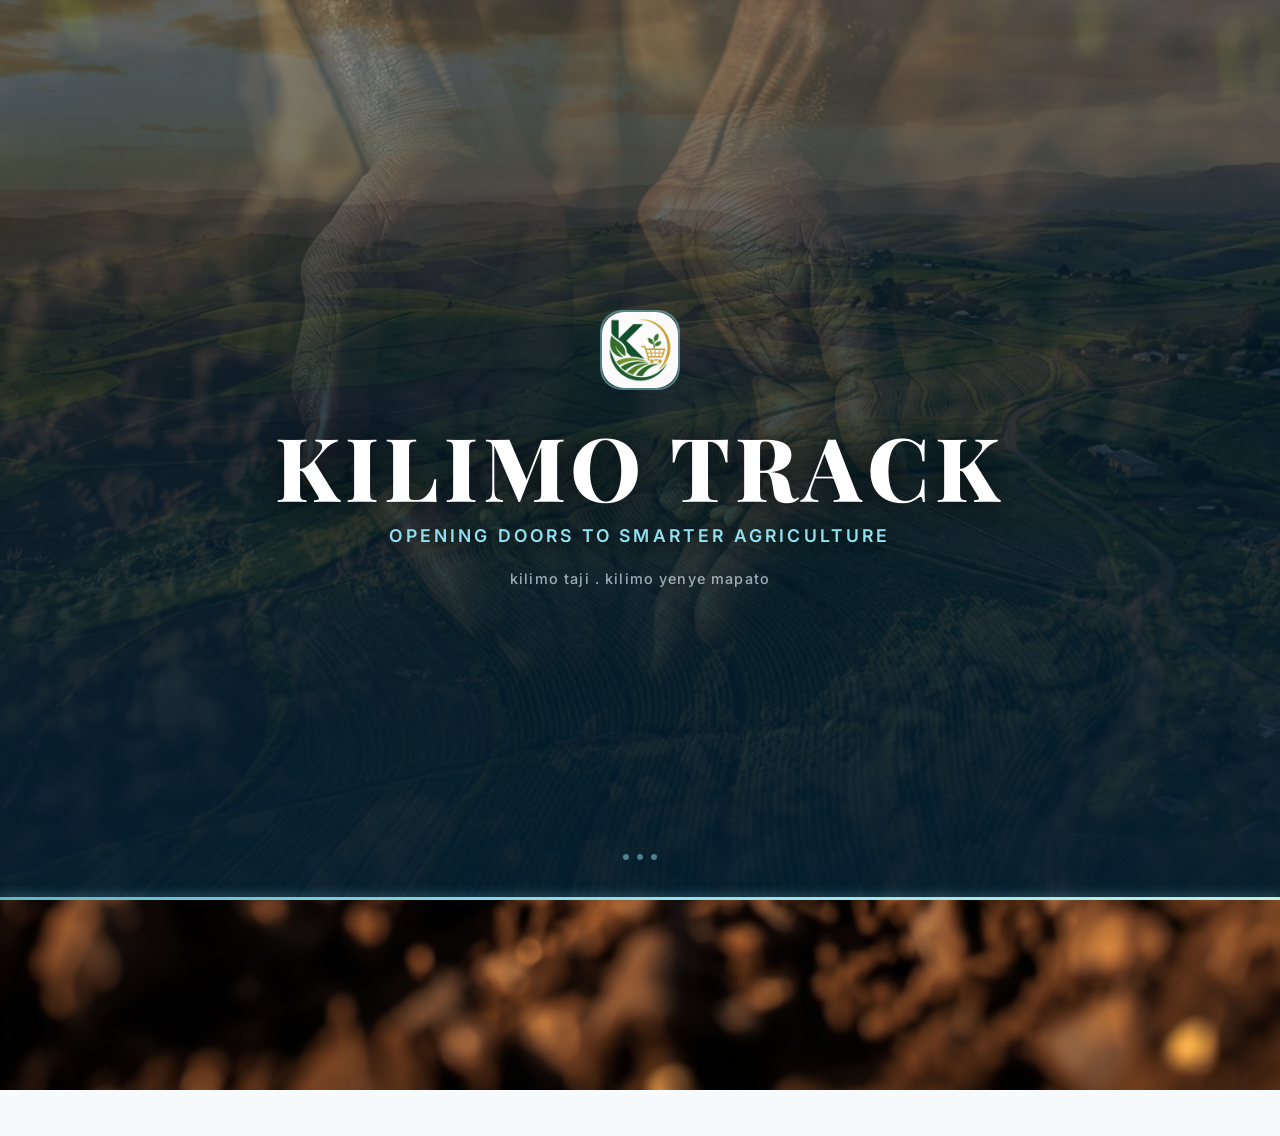
<file: public/index.html>
<!DOCTYPE html>
<html lang="en">
<head>
  <meta charset="UTF-8" />
  <meta name="viewport" content="width=device-width, initial-scale=1.0" />
  <title>KilimoTrack — Smart Farming for Kenya</title>
  <meta name="description" content="KilimoTrack — Opening Doors to Smarter Agriculture. Track your farm seasons, soil health, pest outbreaks and connect with the agricultural marketplace."/>
  <link href="https://fonts.googleapis.com/css2?family=Playfair+Display:ital,wght@0,700;0,800;1,700;1,800&family=Inter:wght@400;500;600;700&display=swap" rel="stylesheet">
  <link rel="stylesheet" href="styles.css">
  <link rel="icon" type="image/x-icon" href="favicon.ico">
  <link rel="icon" type="image/png" sizes="16x16" href="favicon-16x16.png">
  <link rel="icon" type="image/png" sizes="32x32" href="favicon-32x32.png">
  <link rel="apple-touch-icon" sizes="180x180" href="apple-touch-icon.png">
  <link rel="manifest" href="site.webmanifest">
  <meta name="theme-color" content="#1f5c2e">

  <style>
    #kt-splash {
      position: fixed;
      inset: 0;
      z-index: 9999;
      display: flex;
      flex-direction: column;
      align-items: center;
      justify-content: center;
      background: transparent;
      overflow: hidden;
      opacity: 1;
      transition: opacity 0.8s ease;
    }
    #kt-splash.kt-fade-out { opacity: 0; pointer-events: none; }
    #kt-splash.kt-hidden { display: none; }

    #kt-splash::before {
      content: "";
      position: absolute;
      inset: 0;
      background-image: url("images/kilimo_bg.jpg");
      background-position: center;
      background-size: cover;
      background-repeat: no-repeat;
      opacity: 1;
      transition: opacity 1s ease;
      z-index: 0;
    }
    #kt-splash.kt-img-in::before { opacity: 0.55; }

    #kt-splash::after {
      content: "";
      position: absolute;
      inset: 0;
      background: linear-gradient(
        to bottom,
        rgba(4, 31, 50, 0.45) 0%,
        rgba(4, 31, 50, 0.72) 60%,
        rgba(4, 31, 50, 0.9)  100%
      );
      z-index: 1;
    }

    #kt-splash-content {
      position: relative;
      z-index: 2;
      text-align: center;
      padding: 2rem;
      display: flex;
      flex-direction: column;
      align-items: center;
      gap: 0;
    }

    .kt-splash-badge {
      width: 80px;
      height: 80px;
      border-radius: 22px;
      border: 2px solid rgba(144, 224, 239, 0.4);
      background: rgba(144, 224, 239, 0.12);
      display: flex;
      align-items: center;
      justify-content: center;
      font-size: 2rem;
      font-weight: 800;
      color: #90e0ef;
      letter-spacing: -1px;
      margin-bottom: 2rem;
      opacity: 0;
      transform: scale(0.8);
      transition: opacity 0.5s ease 0.2s, transform 0.5s ease 0.2s;
      backdrop-filter: blur(12px);
    }
    #kt-splash.kt-text-in .kt-splash-badge { opacity: 1; transform: scale(1); }

    .kt-splash-name {
      font-family: 'Playfair Display', serif;
      font-size: clamp(2.8rem, 8vw, 5.5rem);
      font-weight: 800;
      color: #ffffff;
      letter-spacing: 0.06em;
      line-height: 1;
      text-shadow: 0 4px 30px rgba(0, 0, 0, 0.7);
      opacity: 0;
      transform: translateY(24px);
      transition: opacity 0.6s ease 0.4s, transform 0.6s ease 0.4s;
      margin-bottom: 0.75rem;
    }
    #kt-splash.kt-text-in .kt-splash-name { opacity: 1; transform: translateY(0); }

    .kt-splash-vision {
      font-family: 'Inter', sans-serif;
      font-size: clamp(0.8rem, 2.2vw, 1.1rem);
      font-weight: 600;
      color: #90e0ef;
      letter-spacing: 0.18em;
      text-transform: uppercase;
      text-shadow: 0 2px 12px rgba(0, 0, 0, 0.6);
      opacity: 0;
      transform: translateY(18px);
      transition: opacity 0.6s ease 0.65s, transform 0.6s ease 0.65s;
      margin-bottom: 1rem;
    }
    #kt-splash.kt-text-in .kt-splash-vision { opacity: 1; transform: translateY(0); }

    .kt-splash-tagline {
      font-family: 'Inter', sans-serif;
      font-size: clamp(0.72rem, 1.8vw, 0.9rem);
      font-weight: 500;
      color: rgba(238, 248, 255, 0.65);
      letter-spacing: 0.08em;
      font-variant: normal;
      text-transform: none;
      white-space: nowrap;
      opacity: 0;
      transform: translateY(12px);
      transition: opacity 0.6s ease 0.85s, transform 0.6s ease 0.85s;
      margin-bottom: 0;
    }
    #kt-splash.kt-text-in .kt-splash-tagline { opacity: 1; transform: translateY(0); }

    .kt-splash-bar {
      position: absolute;
      bottom: 0;
      left: 0;
      height: 3px;
      width: 0%;
      background: linear-gradient(90deg, #62b6cb, #90e0ef, #b8f3e6);
      z-index: 3;
      transition: width 2.4s cubic-bezier(0.4, 0, 0.2, 1);
      box-shadow: 0 0 12px rgba(144, 224, 239, 0.6);
    }
    #kt-splash.kt-bar-go .kt-splash-bar { width: 100%; }

    .kt-splash-dots {
      position: absolute;
      bottom: 2.5rem;
      left: 50%;
      transform: translateX(-50%);
      z-index: 3;
      display: flex;
      gap: 0.5rem;
      opacity: 0;
      transition: opacity 0.4s ease 1s;
    }
    #kt-splash.kt-text-in .kt-splash-dots { opacity: 1; }
    .kt-dot {
      width: 6px;
      height: 6px;
      border-radius: 50%;
      background: rgba(144, 224, 239, 0.5);
      animation: ktPulse 1.4s ease-in-out infinite;
    }
    .kt-dot:nth-child(2) { animation-delay: 0.2s; }
    .kt-dot:nth-child(3) { animation-delay: 0.4s; }
    @keyframes ktPulse {
      0%, 100% { opacity: 0.3; transform: scale(0.8); }
      50%       { opacity: 1;   transform: scale(1.2); }
    }

    #kt-main-content { opacity: 0; transition: opacity 0.6s ease; }
    #kt-main-content.kt-visible { opacity: 1; }
  </style>
</head>
<body>

  <div id="kt-splash" role="dialog" aria-label="KilimoTrack loading">
    <div id="kt-splash-content">
      <div class="kt-splash-badge"><img src="apple-touch-icon.png" alt="KilimoTrack" style="width:100%;height:100%;object-fit:contain;border-radius:inherit;"></div>
      <div class="kt-splash-name">KILIMO TRACK</div>
      <div class="kt-splash-vision">Opening Doors to Smarter Agriculture</div>
      <div class="kt-splash-tagline">kilimo taji . kilimo yenye mapato</div>
    </div>
    <div class="kt-splash-bar"></div>
    <div class="kt-splash-dots">
      <span class="kt-dot"></span>
      <span class="kt-dot"></span>
      <span class="kt-dot"></span>
    </div>
  </div>

  <div id="kt-main-content">

    <nav>
      <div class="nav-container">
        <a href="index.html" class="logo"><img src="favicon-32x32.png" alt="KT" style="height:32px;width:32px;border-radius:6px;">Kilimo Track</a>
        <div class="nav-links">
          <a href="features.html">Features</a>
          <a href="how-it-works.html">How It Works</a>
          <a href="marketplace.html" style="color:rgba(255,255,255,.98);text-decoration:none;font-weight:500;transition:color .2s;">🛒 Marketplace</a>
          <a href="login.html" class="btn btn-secondary" style="padding: 0.6rem 1.6rem; min-height: auto; border-radius: 8px;">Login</a>
          <a href="register.html" class="btn btn-primary" style="padding: 0.6rem 1.6rem; min-height: auto; border-radius: 8px;">Sign Up</a>
          <a href="#" id="nav-dashboard-btn" class="btn btn-primary" style="padding: 0.6rem 1.6rem; min-height: auto; border-radius: 8px; display:none;">Dashboard →</a>
        </div>
      </div>
    </nav>

    <div class="container">

      <section class="hero">
        <h1>Smart Farming Starts with Good Data</h1>
        <p>KilimoTrack helps you record planting seasons, monitor soil acidity, and log pest outbreaks — all in one modern dashboard. Track every aspect of your farm and grow smarter.</p>
        <div class="cta-group">
          <a href="#" id="hero-dashboard-btn" class="btn btn-primary">🌱 Open Dashboard</a>
          <a href="features.html" class="btn btn-secondary">Learn More ↓</a>
        </div>
      </section>

      <footer>
        <div>Kilimo Track &copy; 2026</div>
        <div>Smart Farming Companion for Kenya — kilimo taji . kilimo yenye mapato</div>
      </footer>
    </div>

  </div>

  <script>
    (function () {
      const splash  = document.getElementById('kt-splash');
      const main    = document.getElementById('kt-main-content');

      function setupDashboardButtons() {
        const isLoggedIn = !!(localStorage.getItem('kt_token') && localStorage.getItem('kt_user'));
        const heroBtn  = document.getElementById('hero-dashboard-btn');
        const navBtn   = document.getElementById('nav-dashboard-btn');

        if (isLoggedIn) {
          heroBtn.href = 'dashboard.html';
          navBtn.style.display = 'inline-flex';
          navBtn.href = 'dashboard.html';
        } else {
          heroBtn.href = 'login.html';
          heroBtn.textContent = '🌱 Get Started';
        }
      }

      function runSplash() {
        requestAnimationFrame(() => { splash.classList.add('kt-img-in'); });
        setTimeout(() => { splash.classList.add('kt-text-in'); }, 300);
        setTimeout(() => { splash.classList.add('kt-bar-go'); }, 400);
        setTimeout(() => {
          splash.classList.add('kt-fade-out');
          main.classList.add('kt-visible');
        }, 5000);
        setTimeout(() => { splash.classList.add('kt-hidden'); }, 5800);
      }

      if (sessionStorage.getItem('kt_splash_shown')) {
        splash.classList.add('kt-hidden');
        main.classList.add('kt-visible');
      } else {
        sessionStorage.setItem('kt_splash_shown', '1');
        runSplash();
      }

      setTimeout(setupDashboardButtons, 100);
    })();
  </script>

</body>
</html>
</file>
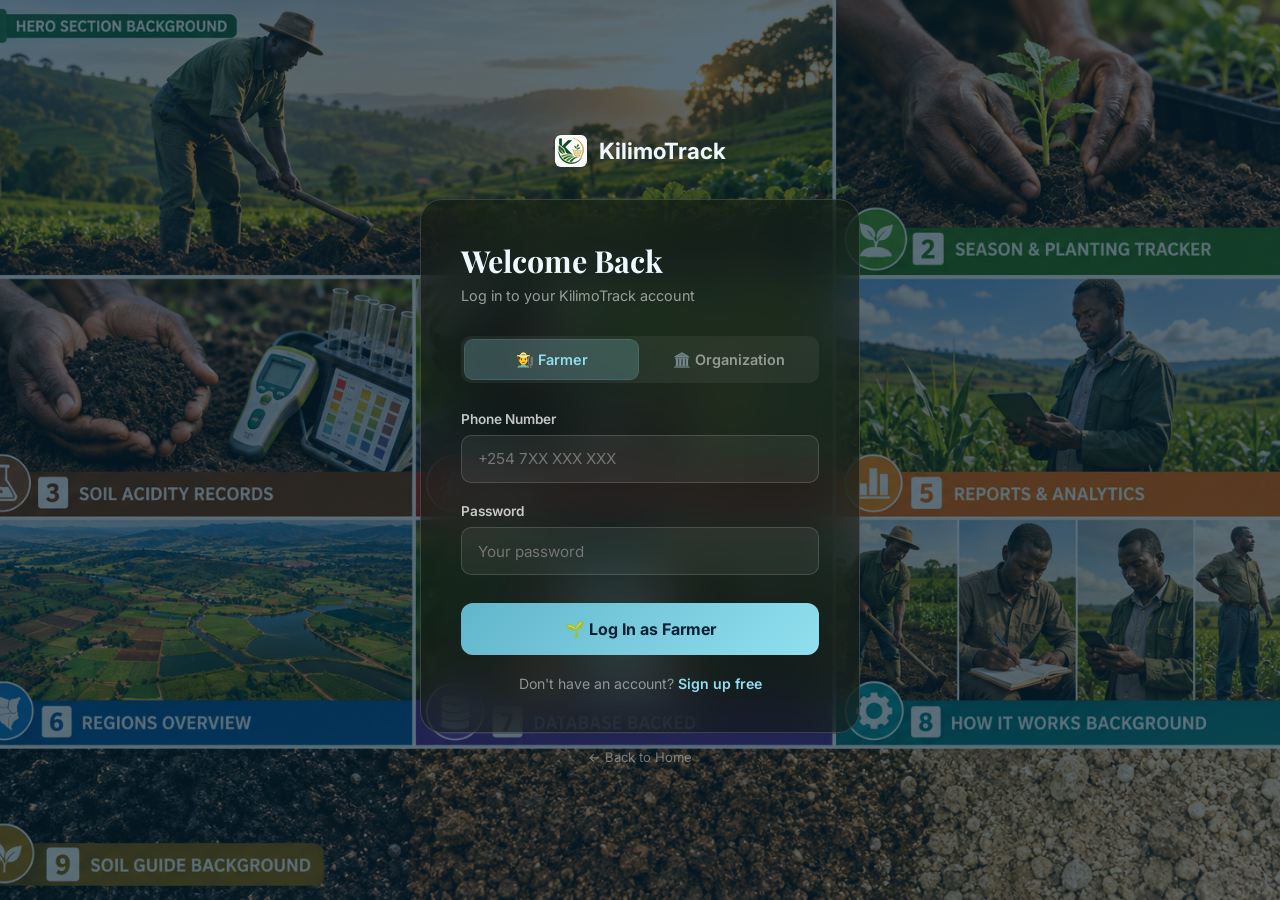
<file: public/dashboard.html>
<!DOCTYPE html>
<html lang="en">
<head>
  <meta charset="UTF-8"/>
  <meta name="viewport" content="width=device-width, initial-scale=1.0"/>
  <title>KilimoTrack — Farmer Dashboard</title>
  <meta name="description" content="Your KilimoTrack smart farming dashboard — real data from your farm records."/>
  <link href="https://fonts.googleapis.com/css2?family=Inter:wght@400;500;600;700&family=Playfair+Display:wght@700;800&display=swap" rel="stylesheet">
  <link rel="icon" type="image/x-icon" href="favicon.ico">
  <link rel="icon" type="image/png" sizes="16x16" href="favicon-16x16.png">
  <link rel="icon" type="image/png" sizes="32x32" href="favicon-32x32.png">
  <link rel="apple-touch-icon" sizes="180x180" href="apple-touch-icon.png">
  <link rel="manifest" href="site.webmanifest">
  <meta name="theme-color" content="#1f5c2e">
  <style>
    :root{
      --text:#eef8ff;--panel:rgba(18,24,18,.55);--border:rgba(255,255,255,.15);
      --accent:#90e0ef;--accent-dark:#62b6cb;--danger:#ff6b6b;
      --warning:#ffd166;--success:#95e1d3;--dark-bg:#041f32;
    }
    *{box-sizing:border-box;}
    html{scroll-behavior:smooth;}
    body{
      margin:0;min-height:100vh;font-family:'Inter',system-ui,sans-serif;
      color:var(--text);
      background:radial-gradient(circle at top left,rgba(144,224,239,.16),transparent 24%),
                 radial-gradient(circle at bottom right,rgba(255,255,255,.10),transparent 18%),
                 linear-gradient(135deg,#041f32 0%,#082631 40%,#0c2a3a 100%);
      overflow-x:hidden;
    }
    body::before{
      content:"";position:fixed;inset:0;
      background-image:url("images/ChatGPT Image Jun 23, 2026, 10_21_59 AM.png");
      background-position:center top;background-size:cover;
      opacity:0.65;filter:saturate(1.2) contrast(1.05);z-index:-2;
    }
    body::after{content:"";position:fixed;inset:0;background:rgba(4,31,50,.15);z-index:-1;}

    /* NAV */
    nav{background:rgba(255,255,255,.03);border-bottom:1px solid var(--border);backdrop-filter:blur(20px);padding:1rem 2rem;position:sticky;top:0;z-index:50;}
    nav .nav-container{width:min(1400px,calc(100% - 2rem));margin:0 auto;display:flex;justify-content:space-between;align-items:center;}
    nav .logo{display:flex;align-items:center;gap:.75rem;font-weight:700;font-size:1.3rem;text-decoration:none;color:var(--text);}
    nav .logo span{width:40px;height:40px;display:grid;place-items:center;border-radius:10px;background:rgba(144,224,239,.18);color:#0b3b47;font-weight:800;font-size:.9rem;}
    nav .nav-links{display:flex;gap:1.5rem;align-items:center;}
    nav .nav-links a{color:rgba(255,255,255,.7);text-decoration:none;font-weight:500;transition:color .2s;}
    nav .nav-links a:hover{color:var(--accent);}
    .btn-logout{background:rgba(255,107,107,.15);color:#ff6b6b;padding:.6rem 1.4rem;border-radius:8px;border:1px solid rgba(255,107,107,.25);cursor:pointer;font-weight:600;transition:all .2s;text-decoration:none;font-family:inherit;font-size:.9rem;}
    .btn-logout:hover{background:rgba(255,107,107,.25);}
    .btn-marketplace{background:rgba(144,224,239,.15);color:var(--accent);padding:.6rem 1.4rem;border-radius:8px;border:1px solid rgba(144,224,239,.25);text-decoration:none;font-weight:600;font-size:.9rem;transition:all .2s;}
    .btn-marketplace:hover{background:rgba(144,224,239,.25);}

    /* CONTAINER */
    .container{width:min(1400px,calc(100% - 2rem));margin:0 auto;padding:2rem 0;}

    /* PROFILE HEADER */
    .profile-header{background:var(--panel);border:1px solid var(--border);border-radius:24px;backdrop-filter:blur(20px);padding:2.5rem;margin-bottom:2rem;display:grid;grid-template-columns:auto 1fr auto;gap:2rem;align-items:center;}
    .farmer-avatar{width:120px;height:120px;border-radius:16px;background:linear-gradient(135deg,var(--accent-dark),var(--accent));display:flex;align-items:center;justify-content:center;font-size:3rem;font-weight:700;}
    .profile-info h1{margin:0 0 .5rem;font-size:2rem;font-family:'Playfair Display',serif;}
    .profile-info p{margin:.25rem 0;color:rgba(255,255,255,.65);font-size:.95rem;}
    .profile-stats{display:flex;gap:2rem;}
    .stat-item{text-align:center;}
    .stat-value{font-size:1.8rem;font-weight:700;color:var(--accent);display:block;}
    .stat-label{font-size:.85rem;color:rgba(255,255,255,.55);margin-top:.25rem;}

    /* GRID */
    .dashboard-grid{display:grid;grid-template-columns:repeat(auto-fit,minmax(300px,1fr));gap:1.5rem;margin-bottom:2rem;}
    .card{background:var(--panel);border:1px solid var(--border);border-radius:18px;backdrop-filter:blur(8px);padding:2rem;transition:all .3s ease;}
    .card:hover{background:rgba(255,255,255,.12);border-color:rgba(255,255,255,.2);transform:translateY(-4px);}
    .card h2{margin:0 0 1.5rem;font-size:1.2rem;display:flex;align-items:center;gap:.75rem;}
    .card.season h2::before{content:'🌱';}
    .card.soil h2::before{content:'🧪';}
    .card.pest h2::before{content:'🐛';}

    /* STAT CARDS */
    .stat-card{background:linear-gradient(135deg,rgba(8,28,40,.5),rgba(8,28,40,.35));border:1px solid rgba(144,224,239,.2);border-radius:14px;padding:1.5rem;margin-bottom:1rem;}
    .stat-card-title{color:rgba(255,255,255,.65);font-size:.85rem;margin-bottom:.5rem;font-weight:500;}
    .stat-card-value{font-size:2.2rem;font-weight:700;color:var(--accent);}
    .stat-card-sub{color:rgba(255,255,255,.5);font-size:.8rem;margin-top:.25rem;}

    /* LOG ENTRIES */
    .log-entry{background:rgba(255,255,255,.03);border:1px solid rgba(255,255,255,.08);border-radius:12px;padding:1.25rem;margin-bottom:1rem;display:grid;grid-template-columns:auto 1fr auto;gap:1rem;align-items:center;}
    .log-icon{width:48px;height:48px;border-radius:10px;display:flex;align-items:center;justify-content:center;font-size:1.5rem;background:rgba(144,224,239,.15);}
    .log-content h4{margin:0 0 .25rem;font-size:.95rem;}
    .log-content p{margin:0;color:rgba(255,255,255,.55);font-size:.85rem;}
    .log-date{text-align:right;color:rgba(255,255,255,.45);font-size:.8rem;}

    /* BADGE */
    .badge{display:inline-block;padding:.4rem .9rem;border-radius:100px;font-size:.75rem;font-weight:600;text-transform:uppercase;letter-spacing:.5px;margin-right:.5rem;margin-bottom:.5rem;}
    .badge.success{background:rgba(149,225,211,.2);color:var(--success);}
    .badge.warning{background:rgba(255,209,102,.2);color:var(--warning);}
    .badge.danger{background:rgba(255,107,107,.2);color:var(--danger);}
    .badge.info{background:rgba(144,224,239,.2);color:var(--accent);}

    /* pH SCALE */
    .ph-scale{display:flex;gap:.5rem;margin:1rem 0;height:30px;}
    .ph-bar{flex:1;border-radius:4px;}
    .ph-acid{background:linear-gradient(135deg,#ff6b6b,#ff8787);}
    .ph-neutral{background:linear-gradient(135deg,#95e1d3,#b8f3e6);}
    .ph-alkaline{background:linear-gradient(135deg,#4ecdc4,#44b7aa);}

    /* TABLE */
    .pest-table{width:100%;border-collapse:collapse;}
    .pest-table thead{border-bottom:1px solid rgba(255,255,255,.15);}
    .pest-table th{text-align:left;padding:.75rem 0;color:rgba(255,255,255,.6);font-weight:600;font-size:.85rem;}
    .pest-table td{padding:1rem 0;border-bottom:1px solid rgba(255,255,255,.08);font-size:.95rem;}
    .pest-severity{display:inline-block;width:12px;height:12px;border-radius:50%;margin-right:.5rem;}
    .severity-low{background:var(--success);}
    .severity-medium{background:var(--warning);}
    .severity-high{background:var(--danger);}

    .grid-2{display:grid;grid-template-columns:repeat(auto-fit,minmax(280px,1fr));gap:1.5rem;}

    /* MODAL */
    .modal-overlay{position:fixed;inset:0;background:rgba(4,31,50,.7);backdrop-filter:blur(6px);z-index:100;display:none;align-items:center;justify-content:center;padding:1rem;}
    .modal-overlay.open{display:flex;}
    .modal{background:#082631;border:1px solid var(--border);border-radius:22px;padding:2.5rem;width:min(560px,100%);max-height:90vh;overflow-y:auto;position:relative;animation:slideUp .3s ease;}
    @keyframes slideUp{from{opacity:0;transform:translateY(30px)}to{opacity:1;transform:translateY(0)}}
    .modal h3{margin:0 0 1.5rem;font-size:1.3rem;}
    .modal-close{position:absolute;top:1rem;right:1.25rem;background:none;border:none;color:rgba(255,255,255,.5);font-size:1.4rem;cursor:pointer;}
    .modal-close:hover{color:#fff;}
    .mform-group{margin-bottom:1.1rem;}
    .mform-group label{display:block;font-size:.83rem;font-weight:600;margin-bottom:.4rem;color:rgba(255,255,255,.7);}
    .mform-group input,.mform-group select,.mform-group textarea{width:100%;padding:.75rem 1rem;border-radius:10px;border:1px solid rgba(255,255,255,.15);background:rgba(255,255,255,.06);color:var(--text);font-family:inherit;font-size:.9rem;outline:none;transition:border-color .2s;}
    .mform-group input:focus,.mform-group select:focus,.mform-group textarea:focus{border-color:var(--accent);}
    .mform-group select option{background:#0c2a3a;}
    .mform-group textarea{min-height:80px;resize:vertical;}
    .modal-row{display:grid;grid-template-columns:1fr 1fr;gap:1rem;}
    .btn-modal-submit{width:100%;padding:.9rem;border-radius:10px;border:none;background:linear-gradient(135deg,var(--accent-dark),var(--accent));color:#041f32;font-family:inherit;font-size:1rem;font-weight:700;cursor:pointer;margin-top:.5rem;transition:all .2s;}
    .btn-modal-submit:hover{filter:brightness(1.1);}
    .btn-modal-submit:disabled{opacity:.6;cursor:not-allowed;}
    .modal-alert{padding:.75rem 1rem;border-radius:8px;margin-bottom:1rem;font-size:.87rem;display:none;}
    .modal-alert.error{background:rgba(255,107,107,.15);border:1px solid rgba(255,107,107,.3);color:#ff6b6b;}
    .modal-alert.success{background:rgba(149,225,211,.15);border:1px solid rgba(149,225,211,.3);color:var(--success);}
    .modal-alert.show{display:block;}

    /* ACTION BUTTONS */
    .action-btn{width:100%;padding:.85rem;margin-bottom:.75rem;border-radius:10px;font-weight:600;cursor:pointer;transition:all .2s;font-family:inherit;font-size:.9rem;border:1px solid;}

    /* SKELETON LOADING */
    .skeleton{background:rgba(255,255,255,.06);border-radius:6px;animation:shimmer 1.5s infinite;}
    @keyframes shimmer{0%,100%{opacity:.5}50%{opacity:1}}

    /* MARKETPLACE PREVIEW CARD */
    .listing-mini{background:rgba(255,255,255,.04);border:1px solid rgba(255,255,255,.1);border-radius:12px;padding:1rem;margin-bottom:.75rem;display:flex;justify-content:space-between;align-items:center;gap:1rem;}
    .listing-mini-name{font-weight:600;font-size:.95rem;margin:0 0 .2rem;}
    .listing-mini-meta{color:rgba(255,255,255,.5);font-size:.82rem;}
    .listing-mini-price{color:var(--accent);font-weight:700;font-size:1rem;white-space:nowrap;}

    footer{margin-top:3rem;padding-top:2rem;border-top:1px solid var(--border);text-align:center;color:rgba(255,255,255,.45);font-size:.9rem;}
    @media(max-width:768px){
      .profile-header{grid-template-columns:1fr;text-align:center;}
      .profile-stats{justify-content:space-around;}
      nav .nav-links{gap:.75rem;}
      .dashboard-grid,.grid-2{grid-template-columns:1fr;}
      .modal-row{grid-template-columns:1fr;}
    }
  </style>
</head>
<body>

<!-- NAVBAR -->
<nav>
  <div class="nav-container">
    <a href="index.html" class="logo"><img src="favicon-32x32.png" alt="KT" style="height:32px;width:32px;border-radius:6px;">KilimoTrack</a>
    <div class="nav-links">
      <a href="#dashboard">Dashboard</a>
      <a href="marketplace.html" class="btn-marketplace">🛒 Marketplace</a>
      <button class="btn-logout" onclick="logout()">⟵ Logout</button>
    </div>
  </div>
</nav>

<!-- MAIN -->
<div class="container" id="dashboard">

  <!-- PROFILE HEADER -->
  <div class="profile-header" id="profile">
    <div class="farmer-avatar" id="avatar-icon">🚜</div>
    <div class="profile-info">
      <h1 id="user-name">Loading…</h1>
      <p id="user-farm"></p>
      <p id="user-location"></p>
      <p id="user-contact"></p>
    </div>
    <div class="profile-stats">
      <div class="stat-item"><span class="stat-value" id="stat-seasons">—</span><span class="stat-label">Seasons</span></div>
      <div class="stat-item"><span class="stat-value" id="stat-soil">—</span><span class="stat-label">Soil Tests</span></div>
      <div class="stat-item"><span class="stat-value" id="stat-pests">—</span><span class="stat-label">Pest Records</span></div>
    </div>
  </div>

  <!-- MAIN GRID -->
  <div class="dashboard-grid">

    <!-- SEASON TRACKER -->
    <div class="card season" id="season-card">
      <h2>Season Tracker</h2>
      <div id="season-content">
        <div class="stat-card skeleton" style="height:80px;"></div>
        <div class="stat-card skeleton" style="height:60px;margin-top:1rem;"></div>
      </div>
    </div>

    <!-- SOIL ACIDITY -->
    <div class="card soil" id="soil-card">
      <h2>Soil Acidity (pH)</h2>
      <div id="soil-content">
        <div class="stat-card skeleton" style="height:80px;"></div>
      </div>
    </div>

    <!-- PEST ALERTS -->
    <div class="card pest" id="pest-card">
      <h2>Pest Alerts</h2>
      <div id="pest-content">
        <div class="log-entry skeleton" style="height:70px;"></div>
      </div>
    </div>

    <!-- RECENT ACTIVITY -->
    <div class="card">
      <h2>⏱️ Recent Activity</h2>
      <div id="activity-content">
        <div class="log-entry skeleton" style="height:70px;"></div>
      </div>
    </div>

    <!-- QUICK ACTIONS -->
    <div class="card">
      <h2>🚀 Quick Actions</h2>
      <p style="color:rgba(255,255,255,.65);margin:0 0 1rem;font-size:.9rem;">Add records to your farm</p>
      <button class="action-btn" style="background:rgba(255,107,107,.2);border-color:var(--danger);color:var(--danger);" onclick="openModal('pest-modal')">+ Log Pest Outbreak</button>
      <button class="action-btn" style="background:rgba(149,225,211,.2);border-color:var(--success);color:var(--success);" onclick="openModal('soil-modal')">+ Record Soil Test</button>
      <button class="action-btn" style="background:rgba(144,224,239,.2);border-color:var(--accent);color:var(--accent);" onclick="openModal('farm-modal')">+ New Farm Record</button>
      <button class="action-btn" style="background:rgba(255,209,102,.2);border-color:var(--warning);color:var(--warning);" onclick="openModal('listing-modal')">🛒 List Product for Sale</button>
    </div>

    <!-- MY MARKETPLACE LISTINGS -->
    <div class="card" id="listings-card">
      <h2>🛒 My Listings</h2>
      <div id="listings-content">
        <div class="log-entry skeleton" style="height:60px;"></div>
      </div>
      <a href="marketplace.html" style="display:block;text-align:center;margin-top:1rem;color:var(--accent);font-size:.85rem;text-decoration:none;font-weight:600;">Browse Full Marketplace →</a>
    </div>

  </div><!-- /dashboard-grid -->

  <!-- DETAILED RECORDS -->
  <div class="grid-2">

    <!-- PEST LOG TABLE -->
    <div class="card">
      <h2>🐛 Pest Outbreak Log</h2>
      <table class="pest-table">
        <thead><tr><th>Pest Type</th><th>Date</th><th>Severity</th><th>Status</th></tr></thead>
        <tbody id="pest-table-body"><tr><td colspan="4" style="color:rgba(255,255,255,.4);padding:1rem 0;">Loading…</td></tr></tbody>
      </table>
    </div>

    <!-- SOIL pH HISTORY -->
    <div class="card">
      <h2>🧪 Soil pH History</h2>
      <table class="pest-table">
        <thead><tr><th>Date</th><th>Field</th><th>pH</th><th>Status</th></tr></thead>
        <tbody id="soil-table-body"><tr><td colspan="4" style="color:rgba(255,255,255,.4);padding:1rem 0;">Loading…</td></tr></tbody>
      </table>
    </div>

    <!-- CONTACT REQUESTS FROM BUYERS -->
    <div class="card" id="contact-requests-card" style="display:none;">
      <h2>📬 Buyer Contact Requests</h2>
      <div id="contact-requests-content">
        <p style="color:rgba(255,255,255,.45);font-size:.9rem;">Loading requests…</p>
      </div>
    </div>

  </div><!-- /grid-2 -->

</div><!-- /container -->

<footer>© 2026 KilimoTrack — kilimo taji . kilimo yenye mapato</footer>

<!-- ============================================================ -->
<!-- MODALS                                                        -->
<!-- ============================================================ -->

<!-- PEST LOG MODAL -->
<div class="modal-overlay" id="pest-modal">
  <div class="modal">
    <button class="modal-close" onclick="closeModal('pest-modal')">✕</button>
    <h3>🐛 Log Pest Outbreak</h3>
    <div class="modal-alert error" id="pest-modal-error"></div>
    <div class="modal-alert success" id="pest-modal-success"></div>
    <form onsubmit="submitPest(event)">
      <div class="modal-row">
        <div class="mform-group">
          <label>Pest Name *</label>
          <input type="text" id="pm-pest-name" placeholder="e.g. Fall Armyworm" required/>
        </div>
        <div class="mform-group">
          <label>Field Name</label>
          <input type="text" id="pm-field" placeholder="e.g. Field A"/>
        </div>
      </div>
      <div class="modal-row">
        <div class="mform-group">
          <label>Severity *</label>
          <select id="pm-severity">
            <option value="Low">Low</option>
            <option value="Medium" selected>Medium</option>
            <option value="High">High</option>
          </select>
        </div>
        <div class="mform-group">
          <label>Date Observed *</label>
          <input type="date" id="pm-date" required/>
        </div>
      </div>
      <div class="mform-group">
        <label>Treatment Applied</label>
        <input type="text" id="pm-treatment" placeholder="e.g. Applied Emamectin Benzoate"/>
      </div>
      <div class="mform-group">
        <label>Status</label>
        <select id="pm-status"><option value="Active">Active</option><option value="Resolved">Resolved</option></select>
      </div>
      <button type="submit" class="btn-modal-submit" id="pest-submit-btn">Log Pest Outbreak</button>
    </form>
  </div>
</div>

<!-- SOIL RECORD MODAL -->
<div class="modal-overlay" id="soil-modal">
  <div class="modal">
    <button class="modal-close" onclick="closeModal('soil-modal')">✕</button>
    <h3>🧪 Record Soil Test</h3>
    <div class="modal-alert error" id="soil-modal-error"></div>
    <div class="modal-alert success" id="soil-modal-success"></div>
    <form onsubmit="submitSoil(event)">
      <div class="modal-row">
        <div class="mform-group">
          <label>Field Name</label>
          <input type="text" id="sm-field" placeholder="e.g. Field A"/>
        </div>
        <div class="mform-group">
          <label>Test Date *</label>
          <input type="date" id="sm-date" required/>
        </div>
      </div>
      <div class="modal-row">
        <div class="mform-group">
          <label>pH Level * (0–14)</label>
          <input type="number" id="sm-ph" placeholder="e.g. 6.4" step="0.1" min="0" max="14" required/>
        </div>
        <div class="mform-group">
          <label>Soil Type</label>
          <input type="text" id="sm-soil-type" placeholder="e.g. Loamy"/>
        </div>
      </div>
      <div class="mform-group">
        <label>Moisture Level</label>
        <select id="sm-moisture">
          <option value="">— Select —</option>
          <option>Low</option><option>Moderate</option><option>High</option>
        </select>
      </div>
      <div class="mform-group">
        <label>Notes</label>
        <textarea id="sm-notes" placeholder="Any additional observations…"></textarea>
      </div>
      <button type="submit" class="btn-modal-submit" id="soil-submit-btn">Save Soil Record</button>
    </form>
  </div>
</div>

<!-- FARM RECORD MODAL -->
<div class="modal-overlay" id="farm-modal">
  <div class="modal">
    <button class="modal-close" onclick="closeModal('farm-modal')">✕</button>
    <h3>🌱 New Farm Record</h3>
    <div class="modal-alert error" id="farm-modal-error"></div>
    <div class="modal-alert success" id="farm-modal-success"></div>
    <form onsubmit="submitFarm(event)">
      <div class="modal-row">
        <div class="mform-group">
          <label>Crop Type *</label>
          <input type="text" id="fm-crop" placeholder="e.g. Maize" required/>
        </div>
        <div class="mform-group">
          <label>Field Name</label>
          <input type="text" id="fm-field" placeholder="e.g. Field A"/>
        </div>
      </div>
      <div class="mform-group">
        <label>Season Type *</label>
        <select id="fm-season">
          <option>Long Rains</option><option>Short Rains</option>
          <option>Dry Season</option><option>Irrigation</option>
        </select>
      </div>
      <div class="modal-row">
        <div class="mform-group">
          <label>Planting Date *</label>
          <input type="date" id="fm-plant-date" required/>
        </div>
        <div class="mform-group">
          <label>Expected Harvest Date</label>
          <input type="date" id="fm-harvest-date"/>
        </div>
      </div>
      <div class="modal-row">
        <div class="mform-group">
          <label>Growth Stage</label>
          <input type="text" id="fm-stage" placeholder="e.g. Tasseling"/>
        </div>
        <div class="mform-group">
          <label>Acreage</label>
          <input type="number" id="fm-acreage" placeholder="e.g. 2.5" step="0.1" min="0"/>
        </div>
      </div>
      <div class="mform-group">
        <label>Notes</label>
        <textarea id="fm-notes" placeholder="Any additional notes…"></textarea>
      </div>
      <button type="submit" class="btn-modal-submit" id="farm-submit-btn">Save Farm Record</button>
    </form>
  </div>
</div>

<!-- LIST PRODUCT MODAL -->
<div class="modal-overlay" id="listing-modal">
  <div class="modal">
    <button class="modal-close" onclick="closeModal('listing-modal')">✕</button>
    <h3>🛒 List Product for Sale</h3>
    <div class="modal-alert error" id="listing-modal-error"></div>
    <div class="modal-alert success" id="listing-modal-success"></div>
    <form onsubmit="submitListing(event)">
      <div class="mform-group">
        <label>Product Name *</label>
        <input type="text" id="lm-name" placeholder="e.g. Fresh Maize (Dry)" required/>
      </div>
      <div class="modal-row">
        <div class="mform-group">
          <label>Category</label>
          <select id="lm-category">
            <option value="">— Select —</option>
            <option>Grains</option><option>Legumes</option><option>Vegetables</option>
            <option>Fruits</option><option>Tubers &amp; Roots</option><option>Dairy</option>
            <option>Poultry</option><option>Livestock</option><option>Other</option>
          </select>
        </div>
        <div class="mform-group">
          <label>Location</label>
          <input type="text" id="lm-location" placeholder="e.g. Nakuru County"/>
        </div>
      </div>
      <div class="modal-row">
        <div class="mform-group">
          <label>Quantity</label>
          <input type="number" id="lm-qty" placeholder="e.g. 200" step="0.1" min="0"/>
        </div>
        <div class="mform-group">
          <label>Unit</label>
          <select id="lm-unit">
            <option value="">— Select —</option>
            <option>kg</option><option>bags</option><option>tonnes</option>
            <option>litres</option><option>crates</option><option>pieces</option><option>bunches</option>
          </select>
        </div>
      </div>
      <div class="mform-group">
        <label>Price per Unit (KES)</label>
        <input type="number" id="lm-price" placeholder="e.g. 45" step="0.01" min="0"/>
      </div>
      <div class="mform-group">
        <label>Description</label>
        <textarea id="lm-desc" placeholder="Describe your product — quality, harvest date, etc."></textarea>
      </div>
      <button type="submit" class="btn-modal-submit" id="listing-submit-btn">🛒 List Product</button>
    </form>
  </div>
</div>

<!-- ============================================================ -->
<!-- JAVASCRIPT                                                     -->
<!-- ============================================================ -->
<script>
  // ── CONFIG ───────────────────────────────────────────────────────
  // Change this ONE line to switch to a paid host:
  const API = 'http://localhost/kilimotrack/api';

  // ── Auth guard ────────────────────────────────────────────────────
  const token       = localStorage.getItem('kt_token');
  const userRaw     = localStorage.getItem('kt_user');
  const accountType = localStorage.getItem('kt_account_type') || 'farmer';

  if (!token || !userRaw) {
    window.location.href = 'login.html';
  }

  const user     = JSON.parse(userRaw || '{}');
  const farmerId = user.id || null;

  // Shared auth headers for protected requests
  const authHeaders = {
    'Content-Type': 'application/json',
    'Authorization': 'Bearer ' + token
  };

  // ── Profile header ────────────────────────────────────────────────
  function populateProfile() {
    if (accountType === 'farmer') {
      document.getElementById('avatar-icon').textContent = '🚜';
      document.getElementById('user-name').textContent = user.name || 'Farmer';
      document.getElementById('user-farm').innerHTML = user.farm_name ? `<strong>Farm:</strong> ${user.farm_name}` : '';
      document.getElementById('user-location').innerHTML = user.location ? `<strong>Location:</strong> ${user.location}` : '';
      document.getElementById('user-contact').innerHTML = user.phone ? `<strong>Contact:</strong> ${user.phone}` : '';
    } else {
      document.getElementById('avatar-icon').textContent = '🏛️';
      document.getElementById('user-name').textContent = user.org_name || 'Organization';
      document.getElementById('user-farm').innerHTML = `<strong>Type:</strong> ${user.org_type || ''}`;
      document.getElementById('user-location').innerHTML = user.location ? `<strong>Location:</strong> ${user.location}` : '';
      document.getElementById('user-contact').innerHTML = user.contact_email ? `<strong>Email:</strong> ${user.contact_email}` : '';
      document.getElementById('stat-seasons').closest('.stat-item').style.display = 'none';
    }
  }

  // ── Load all data ─────────────────────────────────────────────────
  async function loadData() {
    if (!farmerId || accountType !== 'farmer') {
      loadOrgDashboard(); return;
    }

    const [farmRes, soilRes, pestRes, listingRes, crRes] = await Promise.all([
      fetch(`${API}/farm_records/list.php`,  { headers: authHeaders }).then(r => r.json()).catch(() => null),
      fetch(`${API}/soil_records/list.php`,  { headers: authHeaders }).then(r => r.json()).catch(() => null),
      fetch(`${API}/pest_logs/list.php`,     { headers: authHeaders }).then(r => r.json()).catch(() => null),
      fetch(`${API}/marketplace/listings/my_listings.php`, { headers: authHeaders }).then(r => r.json()).catch(() => null),
      fetch(`${API}/marketplace/contact_requests/seller_requests.php`, { headers: authHeaders }).then(r => r.json()).catch(() => null),
    ]);

    // Stats
    document.getElementById('stat-seasons').textContent = farmRes?.count ?? 0;
    document.getElementById('stat-soil').textContent    = soilRes?.count ?? 0;
    document.getElementById('stat-pests').textContent   = pestRes?.count ?? 0;

    renderSeasonCard(farmRes?.records || []);
    renderSoilCard(soilRes?.records || [], soilRes?.average_ph ?? null);
    renderPestCard(pestRes?.records || []);
    renderActivity(farmRes?.records || [], soilRes?.records || [], pestRes?.records || []);
    renderPestTable(pestRes?.records || []);
    renderSoilTable(soilRes?.records || []);
    renderMyListings(listingRes?.listings || []);
    renderContactRequests(crRes?.requests || []);
  }

  // ── Renderers ─────────────────────────────────────────────────────
  function renderSeasonCard(records) {
    const el = document.getElementById('season-content');
    if (!records.length) {
      el.innerHTML = `<p style="color:rgba(255,255,255,.45);text-align:center;padding:1rem 0;">No farm records yet.<br><small>Use Quick Actions to add your first season.</small></p>`;
      return;
    }
    const latest = records[0];
    el.innerHTML = `
      <div class="stat-card">
        <div class="stat-card-title">Latest Season</div>
        <div class="stat-card-value">${latest.season_type}</div>
        <div class="stat-card-sub">${formatDate(latest.planting_date)}${latest.harvest_date ? ' → ' + formatDate(latest.harvest_date) : ''}</div>
      </div>
      <div class="stat-card">
        <div class="stat-card-title">Primary Crop</div>
        <div class="stat-card-value">${latest.crop_type}</div>
        <div class="stat-card-sub">${latest.acreage ? latest.acreage + ' acres planted' : (latest.field_name || '')}</div>
      </div>
      ${latest.harvest_date ? `<div class="stat-card"><div class="stat-card-title">Expected Harvest</div><div class="stat-card-value">${formatDate(latest.harvest_date)}</div><div class="stat-card-sub">${latest.growth_stage || ''}</div></div>` : ''}
    `;
  }

  function renderSoilCard(records, avgPh) {
    const el = document.getElementById('soil-content');
    if (!records.length) {
      el.innerHTML = `<p style="color:rgba(255,255,255,.45);text-align:center;padding:1rem 0;">No soil tests yet.</p>`;
      return;
    }
    const phLabel = avgPh < 5.5 ? 'Strongly Acidic' : avgPh < 6 ? 'Slightly Acidic' : avgPh <= 7 ? 'Optimal ✓' : avgPh <= 7.5 ? 'Slightly Alkaline' : 'Strongly Alkaline';
    el.innerHTML = `
      <div class="stat-card">
        <div class="stat-card-title">Average pH</div>
        <div class="stat-card-value">${avgPh ?? '—'}</div>
        <div class="stat-card-sub">${phLabel}</div>
      </div>
      <p style="color:rgba(255,255,255,.65);font-size:.9rem;margin:.5rem 0;">pH Scale</p>
      <div class="ph-scale">
        <div class="ph-bar ph-acid"></div>
        <div class="ph-bar ph-acid"></div>
        <div class="ph-bar ph-neutral" style="${avgPh >= 6 && avgPh <= 7 ? 'border:2px solid var(--accent)' : ''}"></div>
        <div class="ph-bar ph-neutral"></div>
        <div class="ph-bar ph-alkaline"></div>
      </div>
      <p style="color:rgba(255,255,255,.5);font-size:.8rem;margin-top:1rem;">Last tested: ${formatDate(records[0].test_date)}</p>
    `;
  }

  function renderPestCard(records) {
    const el = document.getElementById('pest-content');
    if (!records.length) {
      el.innerHTML = `<p style="color:rgba(255,255,255,.45);text-align:center;padding:1rem 0;">No pest records yet. 🌿</p>`;
      return;
    }
    el.innerHTML = records.slice(0, 3).map(p => `
      <div class="log-entry" style="margin-bottom:.75rem;">
        <div class="log-icon">${p.severity === 'High' ? '🚨' : p.severity === 'Medium' ? '🐛' : '🦟'}</div>
        <div class="log-content"><h4>${p.pest_name}</h4><p>${p.field_name ? p.field_name + ' - ' : ''}${p.severity} severity</p></div>
        <span class="badge ${p.status === 'Active' ? 'warning' : 'success'}">${p.status}</span>
      </div>
    `).join('');
  }

  function renderActivity(farms, soils, pests) {
    const el = document.getElementById('activity-content');
    const all = [
      ...farms.map(r => ({ icon:'🌱', title:`Planted ${r.crop_type}`, sub: r.field_name || r.season_type, date: r.created_at })),
      ...soils.map(r => ({ icon:'🧪', title:`Soil pH test — ${r.ph_level}`, sub: r.recommendation?.substring(0,55) + '…' || '', date: r.created_at })),
      ...pests.map(r => ({ icon: r.severity === 'High' ? '🚨' : '🐛', title: `${r.pest_name} ${r.status === 'Resolved' ? 'resolved' : 'detected'}`, sub: r.field_name || '', date: r.created_at })),
    ].sort((a,b) => new Date(b.date) - new Date(a.date)).slice(0, 5);

    if (!all.length) { el.innerHTML = `<p style="color:rgba(255,255,255,.45);text-align:center;padding:1rem;">No activity yet.</p>`; return; }
    el.innerHTML = all.map(a => `
      <div class="log-entry">
        <div class="log-icon">${a.icon}</div>
        <div class="log-content"><h4>${a.title}</h4><p>${a.sub}</p></div>
        <div class="log-date">${timeAgo(a.date)}</div>
      </div>
    `).join('');
  }

  function renderPestTable(records) {
    const tbody = document.getElementById('pest-table-body');
    if (!records.length) { tbody.innerHTML = `<tr><td colspan="4" style="color:rgba(255,255,255,.4);padding:1rem 0;">No pest records yet</td></tr>`; return; }
    tbody.innerHTML = records.map(r => `
      <tr>
        <td>${r.pest_name}</td>
        <td>${formatDate(r.date_observed)}</td>
        <td><span class="pest-severity severity-${r.severity.toLowerCase()}"></span>${r.severity}</td>
        <td><span class="badge ${r.status === 'Active' ? 'warning' : 'success'}">${r.status}</span></td>
      </tr>
    `).join('');
  }

  function renderSoilTable(records) {
    const tbody = document.getElementById('soil-table-body');
    if (!records.length) { tbody.innerHTML = `<tr><td colspan="4" style="color:rgba(255,255,255,.4);padding:1rem 0;">No soil tests yet</td></tr>`; return; }
    tbody.innerHTML = records.map(r => {
      const ph = parseFloat(r.ph_level);
      const cls = ph < 5.5 ? 'danger' : ph <= 7 ? 'success' : 'info';
      const lbl = ph < 5.5 ? 'Acidic' : ph <= 7 ? 'Optimal' : ph <= 7.5 ? 'Sl. Alkaline' : 'Alkaline';
      return `<tr><td>${formatDate(r.test_date)}</td><td>${r.field_name || '—'}</td><td>${r.ph_level}</td><td><span class="badge ${cls}">${lbl}</span></td></tr>`;
    }).join('');
  }

  function renderMyListings(listings) {
    const el = document.getElementById('listings-content');
    if (!listings.length) {
      el.innerHTML = `<p style="color:rgba(255,255,255,.45);font-size:.9rem;text-align:center;padding:.5rem 0;">No listings yet. Use Quick Actions to list a product.</p>`;
      return;
    }
    el.innerHTML = listings.slice(0, 4).map(l => `
      <div class="listing-mini">
        <div>
          <div class="listing-mini-name">${l.product_name}</div>
          <div class="listing-mini-meta">${l.category || ''} · ${l.quantity ? l.quantity + ' ' + (l.unit || '') : ''} · <span class="badge ${l.status === 'available' ? 'success' : 'info'}" style="font-size:.65rem;padding:.2rem .6rem;">${l.status}</span> ${l.contact_request_count > 0 ? `<span class="badge warning" style="font-size:.65rem;padding:.2rem .6rem;">📬 ${l.contact_request_count} request${l.contact_request_count > 1 ? 's' : ''}</span>` : ''}</div>
        </div>
        <div class="listing-mini-price">${l.price ? 'KES ' + parseFloat(l.price).toLocaleString() : '—'}</div>
      </div>
    `).join('');
  }

  function renderContactRequests(requests) {
    const card = document.getElementById('contact-requests-card');
    const el   = document.getElementById('contact-requests-content');
    if (!requests.length) { card.style.display = 'none'; return; }
    card.style.display = 'block';
    el.innerHTML = requests.map(r => `
      <div class="log-entry" style="margin-bottom:.75rem;">
        <div class="log-icon">📬</div>
        <div class="log-content">
          <h4>${r.buyer_name} — <em style="font-weight:400;font-size:.85rem;">${r.product_name}</em></h4>
          <p>📞 ${r.buyer_phone} &nbsp;·&nbsp; ${r.message ? r.message.substring(0,60) + (r.message.length > 60 ? '…' : '') : 'No message'}</p>
        </div>
        <span class="badge ${r.status === 'pending' ? 'warning' : r.status === 'accepted' ? 'success' : 'info'}">${r.status}</span>
      </div>
    `).join('');
  }

  function loadOrgDashboard() {
    document.getElementById('stat-soil').closest('.stat-item').textContent = '';
    document.getElementById('stat-pests').closest('.stat-item').textContent = '';
    document.getElementById('season-content').innerHTML = `<p style="color:rgba(255,255,255,.55);">Organization account. Use advisories to post alerts to farmers.</p>`;
    document.getElementById('soil-content').innerHTML = '';
    document.getElementById('pest-content').innerHTML = '';
    document.getElementById('listings-content').innerHTML = '';
    document.getElementById('activity-content').innerHTML = `<p style="color:rgba(255,255,255,.55);">Welcome, ${user.org_name || 'Organization'}!</p>`;
  }

  // ── MODAL HELPERS ─────────────────────────────────────────────────
  function openModal(id)  { document.getElementById(id).classList.add('open'); setTodayDefaults(); }
  function closeModal(id) { document.getElementById(id).classList.remove('open'); }

  function setTodayDefaults() {
    const today = new Date().toISOString().split('T')[0];
    ['pm-date','sm-date','fm-plant-date'].forEach(id => {
      const el = document.getElementById(id); if (el && !el.value) el.value = today;
    });
  }

  function showModalAlert(prefix, msg, type) {
    const el = document.getElementById(`${prefix}-modal-${type}`);
    el.textContent = msg; el.className = `modal-alert ${type} show`;
  }
  function clearModalAlerts(prefix) {
    ['error','success'].forEach(t => {
      const el = document.getElementById(`${prefix}-modal-${t}`);
      if (el) el.className = `modal-alert ${t}`;
    });
  }

  // ── SUBMIT PEST ───────────────────────────────────────────────────
  async function submitPest(e) {
    e.preventDefault(); clearModalAlerts('pest');
    const btn = document.getElementById('pest-submit-btn');
    btn.disabled = true; btn.textContent = '⏳ Saving…';
    const data = {
      pest_name: document.getElementById('pm-pest-name').value.trim(),
      field_name: document.getElementById('pm-field').value.trim(),
      severity: document.getElementById('pm-severity').value,
      date_observed: document.getElementById('pm-date').value,
      treatment_applied: document.getElementById('pm-treatment').value.trim(),
      status: document.getElementById('pm-status').value,
    };
    try {
      const res  = await fetch(`${API}/pest_logs/add.php`, { method:'POST', headers: authHeaders, body: JSON.stringify(data) });
      const json = await res.json();
      if (json.success) {
        showModalAlert('pest','✅ Pest log saved!','success');
        setTimeout(() => { closeModal('pest-modal'); loadData(); }, 1200);
      } else showModalAlert('pest','❌ ' + json.message,'error');
    } catch { showModalAlert('pest','❌ Cannot reach server. Is XAMPP running?','error'); }
    btn.disabled = false; btn.textContent = 'Log Pest Outbreak';
  }

  // ── SUBMIT SOIL ───────────────────────────────────────────────────
  async function submitSoil(e) {
    e.preventDefault(); clearModalAlerts('soil');
    const btn = document.getElementById('soil-submit-btn');
    btn.disabled = true; btn.textContent = '⏳ Saving…';
    const data = {
      field_name: document.getElementById('sm-field').value.trim(),
      test_date: document.getElementById('sm-date').value,
      ph_level: document.getElementById('sm-ph').value,
      soil_type: document.getElementById('sm-soil-type').value.trim(),
      moisture_level: document.getElementById('sm-moisture').value,
      notes: document.getElementById('sm-notes').value.trim(),
    };
    try {
      const res  = await fetch(`${API}/soil_records/add.php`, { method:'POST', headers: authHeaders, body: JSON.stringify(data) });
      const json = await res.json();
      if (json.success) {
        showModalAlert('soil', `✅ Saved! Recommendation: ${json.recommendation || ''}`, 'success');
        setTimeout(() => { closeModal('soil-modal'); loadData(); }, 1500);
      } else showModalAlert('soil','❌ ' + json.message,'error');
    } catch { showModalAlert('soil','❌ Cannot reach server. Is XAMPP running?','error'); }
    btn.disabled = false; btn.textContent = 'Save Soil Record';
  }

  // ── SUBMIT FARM ───────────────────────────────────────────────────
  async function submitFarm(e) {
    e.preventDefault(); clearModalAlerts('farm');
    const btn = document.getElementById('farm-submit-btn');
    btn.disabled = true; btn.textContent = '⏳ Saving…';
    const data = {
      crop_type: document.getElementById('fm-crop').value.trim(),
      field_name: document.getElementById('fm-field').value.trim(),
      season_type: document.getElementById('fm-season').value,
      planting_date: document.getElementById('fm-plant-date').value,
      harvest_date: document.getElementById('fm-harvest-date').value || null,
      growth_stage: document.getElementById('fm-stage').value.trim(),
      acreage: document.getElementById('fm-acreage').value || null,
      notes: document.getElementById('fm-notes').value.trim(),
    };
    try {
      const res  = await fetch(`${API}/farm_records/add.php`, { method:'POST', headers: authHeaders, body: JSON.stringify(data) });
      const json = await res.json();
      if (json.success) {
        showModalAlert('farm','✅ Farm record saved!','success');
        setTimeout(() => { closeModal('farm-modal'); loadData(); }, 1200);
      } else showModalAlert('farm','❌ ' + json.message,'error');
    } catch { showModalAlert('farm','❌ Cannot reach server. Is XAMPP running?','error'); }
    btn.disabled = false; btn.textContent = 'Save Farm Record';
  }

  // ── SUBMIT LISTING ────────────────────────────────────────────────
  async function submitListing(e) {
    e.preventDefault(); clearModalAlerts('listing');
    const btn = document.getElementById('listing-submit-btn');
    btn.disabled = true; btn.textContent = '⏳ Saving…';
    const data = {
      product_name: document.getElementById('lm-name').value.trim(),
      category:     document.getElementById('lm-category').value,
      location:     document.getElementById('lm-location').value.trim(),
      quantity:     document.getElementById('lm-qty').value || null,
      unit:         document.getElementById('lm-unit').value,
      price:        document.getElementById('lm-price').value || null,
      description:  document.getElementById('lm-desc').value.trim(),
    };
    try {
      const res  = await fetch(`${API}/marketplace/listings/add.php`, { method:'POST', headers: authHeaders, body: JSON.stringify(data) });
      const json = await res.json();
      if (json.success) {
        showModalAlert('listing','✅ Product listed on marketplace!','success');
        setTimeout(() => { closeModal('listing-modal'); loadData(); }, 1400);
      } else showModalAlert('listing','❌ ' + json.message,'error');
    } catch { showModalAlert('listing','❌ Cannot reach server. Is XAMPP running?','error'); }
    btn.disabled = false; btn.textContent = '🛒 List Product';
  }

  // ── LOGOUT ────────────────────────────────────────────────────────
  function logout() {
    localStorage.removeItem('kt_token');
    localStorage.removeItem('kt_user');
    localStorage.removeItem('kt_account_type');
    window.location.href = 'index.html';
  }

  // Close modal on overlay click
  document.querySelectorAll('.modal-overlay').forEach(o => {
    o.addEventListener('click', e => { if (e.target === o) o.classList.remove('open'); });
  });

  // ── UTILS ─────────────────────────────────────────────────────────
  function formatDate(str) {
    if (!str) return '—';
    const d = new Date(str); if (isNaN(d)) return str;
    return d.toLocaleDateString('en-KE', { day:'numeric', month:'short', year:'numeric' });
  }
  function timeAgo(str) {
    if (!str) return '';
    const diff = Date.now() - new Date(str).getTime();
    const m = Math.floor(diff / 60000);
    if (m < 1) return 'just now';
    if (m < 60) return `${m}m ago`;
    const h = Math.floor(m / 60);
    if (h < 24) return `${h}h ago`;
    const days = Math.floor(h / 24);
    return days === 1 ? 'yesterday' : `${days} days ago`;
  }

  // ── BOOT ──────────────────────────────────────────────────────────
  populateProfile();
  loadData();
</script>
</body>
</html>
</file>
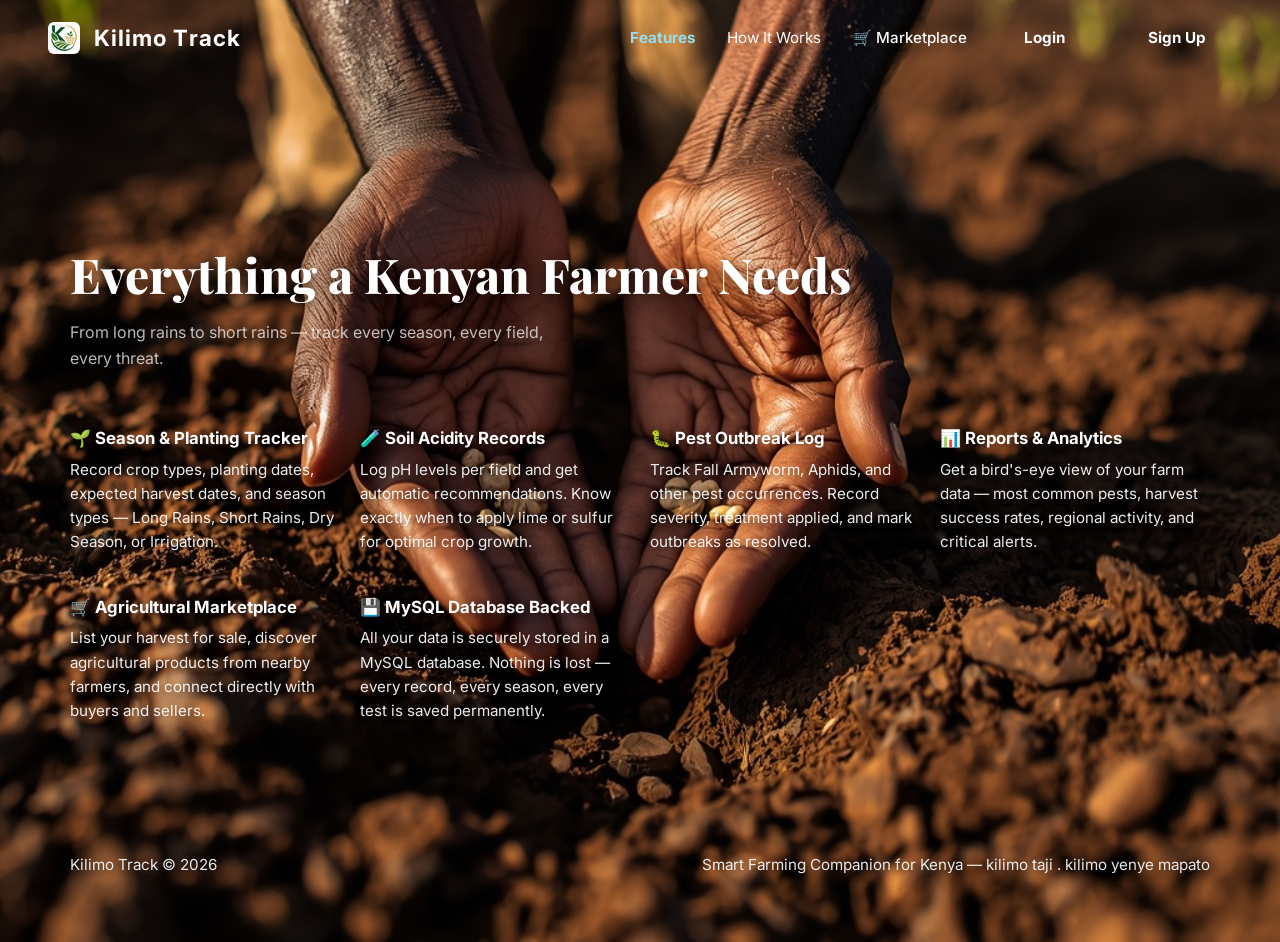
<file: public/features.html>
<!DOCTYPE html>
<html lang="en">
<head>
  <meta charset="UTF-8" />
  <meta name="viewport" content="width=device-width, initial-scale=1.0" />
  <title>Features — KilimoTrack</title>
  <meta name="description" content="Everything a Kenyan farmer needs — season tracking, soil acidity records, pest outbreak logs, analytics, and marketplace access."/>
  <link href="https://fonts.googleapis.com/css2?family=Playfair+Display:ital,wght@0,700;0,800;1,700;1,800&family=Inter:wght@400;500;600;700&display=swap" rel="stylesheet">
  <link rel="stylesheet" href="styles.css">
  <link rel="icon" type="image/x-icon" href="favicon.ico">
  <link rel="icon" type="image/png" sizes="16x16" href="favicon-16x16.png">
  <link rel="icon" type="image/png" sizes="32x32" href="favicon-32x32.png">
  <link rel="apple-touch-icon" sizes="180x180" href="apple-touch-icon.png">
  <link rel="manifest" href="site.webmanifest">
  <meta name="theme-color" content="#1f5c2e">
</head>
<body>

  <!-- NAVBAR (same as index.html, no splash on inner pages) -->
  <nav>
    <div class="nav-container">
      <a href="index.html" class="logo"><img src="favicon-32x32.png" alt="KT" style="height:32px;width:32px;border-radius:6px;">Kilimo Track</a>
      <div class="nav-links">
        <a href="features.html" style="color:#90e0ef;font-weight:700;">Features</a>
        <a href="how-it-works.html">How It Works</a>
        <a href="marketplace.html" style="color:rgba(255,255,255,.98);text-decoration:none;font-weight:500;transition:color .2s;">🛒 Marketplace</a>
        <a href="login.html" class="btn btn-secondary" style="padding: 0.6rem 1.6rem; min-height: auto; border-radius: 8px;">Login</a>
        <a href="register.html" class="btn btn-primary" style="padding: 0.6rem 1.6rem; min-height: auto; border-radius: 8px;">Sign Up</a>
      </div>
    </div>
  </nav>

  <!-- MAIN CONTAINER -->
  <div class="container">

    <!-- FEATURES SECTION -->
    <section id="features" class="features-section" style="padding-top: 3rem;">
      <h2 class="section-title">Everything a Kenyan Farmer Needs</h2>
      <p class="section-lead">From long rains to short rains — track every season, every field, every threat.</p>

      <div class="grid">
        <article class="card">
          <div class="card-image" style="background-image: url('INSERT_PLANTING_IMG_URL')"></div>
          <h2>🌱 Season &amp; Planting Tracker</h2>
          <p>Record crop types, planting dates, expected harvest dates, and season types — Long Rains, Short Rains, Dry Season, or Irrigation.</p>
        </article>
        <article class="card">
          <div class="card-image" style="background-image: url('INSERT_SOIL_TEST_IMG_URL')"></div>
          <h2>🧪 Soil Acidity Records</h2>
          <p>Log pH levels per field and get automatic recommendations. Know exactly when to apply lime or sulfur for optimal crop growth.</p>
        </article>
        <article class="card">
          <div class="card-image" style="background-image: url('INSERT_PEST_IMG_URL')"></div>
          <h2>🐛 Pest Outbreak Log</h2>
          <p>Track Fall Armyworm, Aphids, and other pest occurrences. Record severity, treatment applied, and mark outbreaks as resolved.</p>
        </article>
        <article class="card">
          <div class="card-image" style="background-image: url('INSERT_ANALYTICS_IMG_URL')"></div>
          <h2>📊 Reports &amp; Analytics</h2>
          <p>Get a bird's-eye view of your farm data — most common pests, harvest success rates, regional activity, and critical alerts.</p>
        </article>
        <article class="card">
          <div class="card-image" style="background-image: url('INSERT_MAP_IMG_URL')"></div>
          <h2>🛒 Agricultural Marketplace</h2>
          <p>List your harvest for sale, discover agricultural products from nearby farmers, and connect directly with buyers and sellers.</p>
        </article>
        <article class="card">
          <div class="card-image" style="background-image: url('INSERT_DATABASE_IMG_URL')"></div>
          <h2>💾 MySQL Database Backed</h2>
          <p>All your data is securely stored in a MySQL database. Nothing is lost — every record, every season, every test is saved permanently.</p>
        </article>
      </div>
    </section>

    <!-- FOOTER -->
    <footer>
      <div>Kilimo Track &copy; 2026</div>
      <div>Smart Farming Companion for Kenya — kilimo taji . kilimo yenye mapato</div>
    </footer>
  </div><!-- /.container -->

</body>
</html>
</file>
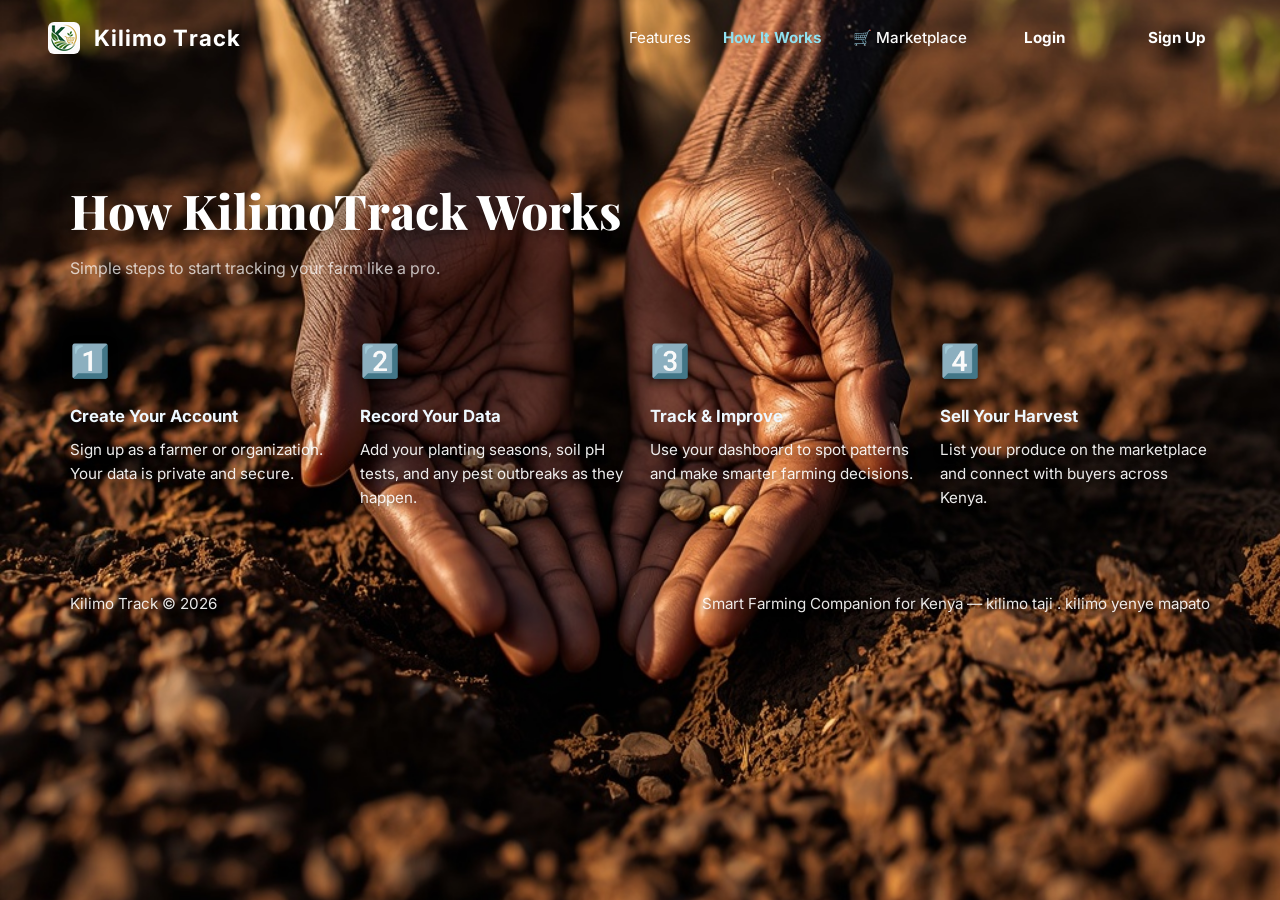
<file: public/how-it-works.html>
<!DOCTYPE html>
<html lang="en">
<head>
  <meta charset="UTF-8" />
  <meta name="viewport" content="width=device-width, initial-scale=1.0" />
  <title>How It Works — KilimoTrack</title>
  <meta name="description" content="Simple steps to start tracking your farm like a pro with KilimoTrack."/>
  <link href="https://fonts.googleapis.com/css2?family=Playfair+Display:ital,wght@0,700;0,800;1,700;1,800&family=Inter:wght@400;500;600;700&display=swap" rel="stylesheet">
  <link rel="stylesheet" href="styles.css">
  <link rel="icon" type="image/x-icon" href="favicon.ico">
  <link rel="icon" type="image/png" sizes="16x16" href="favicon-16x16.png">
  <link rel="icon" type="image/png" sizes="32x32" href="favicon-32x32.png">
  <link rel="apple-touch-icon" sizes="180x180" href="apple-touch-icon.png">
  <link rel="manifest" href="site.webmanifest">
  <meta name="theme-color" content="#1f5c2e">
</head>
<body>

  <!-- NAVBAR (same as index.html, no splash on inner pages) -->
  <nav>
    <div class="nav-container">
      <a href="index.html" class="logo"><img src="favicon-32x32.png" alt="KT" style="height:32px;width:32px;border-radius:6px;">Kilimo Track</a>
      <div class="nav-links">
        <a href="features.html">Features</a>
        <a href="how-it-works.html" style="color:#90e0ef;font-weight:700;">How It Works</a>
        <a href="marketplace.html" style="color:rgba(255,255,255,.98);text-decoration:none;font-weight:500;transition:color .2s;">🛒 Marketplace</a>
        <a href="login.html" class="btn btn-secondary" style="padding: 0.6rem 1.6rem; min-height: auto; border-radius: 8px;">Login</a>
        <a href="register.html" class="btn btn-primary" style="padding: 0.6rem 1.6rem; min-height: auto; border-radius: 8px;">Sign Up</a>
      </div>
    </div>
  </nav>

  <!-- MAIN CONTAINER -->
  <div class="container">

    <!-- HOW IT WORKS SECTION -->
    <section id="how" style="padding-top: 3rem;">
      <h2 class="section-title">How KilimoTrack Works</h2>
      <p class="section-lead">Simple steps to start tracking your farm like a pro.</p>

      <div class="grid" style="grid-template-columns: repeat(auto-fit, minmax(200px, 1fr));">
        <article class="card" style="min-height: auto;">
          <h2 style="font-size: 2rem; margin-bottom: 1rem;">1️⃣</h2>
          <h3 style="font-size: 1.05rem; margin-bottom: 0.5rem;">Create Your Account</h3>
          <p>Sign up as a farmer or organization. Your data is private and secure.</p>
        </article>
        <article class="card" style="min-height: auto;">
          <h2 style="font-size: 2rem; margin-bottom: 1rem;">2️⃣</h2>
          <h3 style="font-size: 1.05rem; margin-bottom: 0.5rem;">Record Your Data</h3>
          <p>Add your planting seasons, soil pH tests, and any pest outbreaks as they happen.</p>
        </article>
        <article class="card" style="min-height: auto;">
          <h2 style="font-size: 2rem; margin-bottom: 1rem;">3️⃣</h2>
          <h3 style="font-size: 1.05rem; margin-bottom: 0.5rem;">Track &amp; Improve</h3>
          <p>Use your dashboard to spot patterns and make smarter farming decisions.</p>
        </article>
        <article class="card" style="min-height: auto;">
          <h2 style="font-size: 2rem; margin-bottom: 1rem;">4️⃣</h2>
          <h3 style="font-size: 1.05rem; margin-bottom: 0.5rem;">Sell Your Harvest</h3>
          <p>List your produce on the marketplace and connect with buyers across Kenya.</p>
        </article>
      </div>
    </section>

    <!-- FOOTER -->
    <footer>
      <div>Kilimo Track &copy; 2026</div>
      <div>Smart Farming Companion for Kenya — kilimo taji . kilimo yenye mapato</div>
    </footer>
  </div><!-- /.container -->

</body>
</html>
</file>
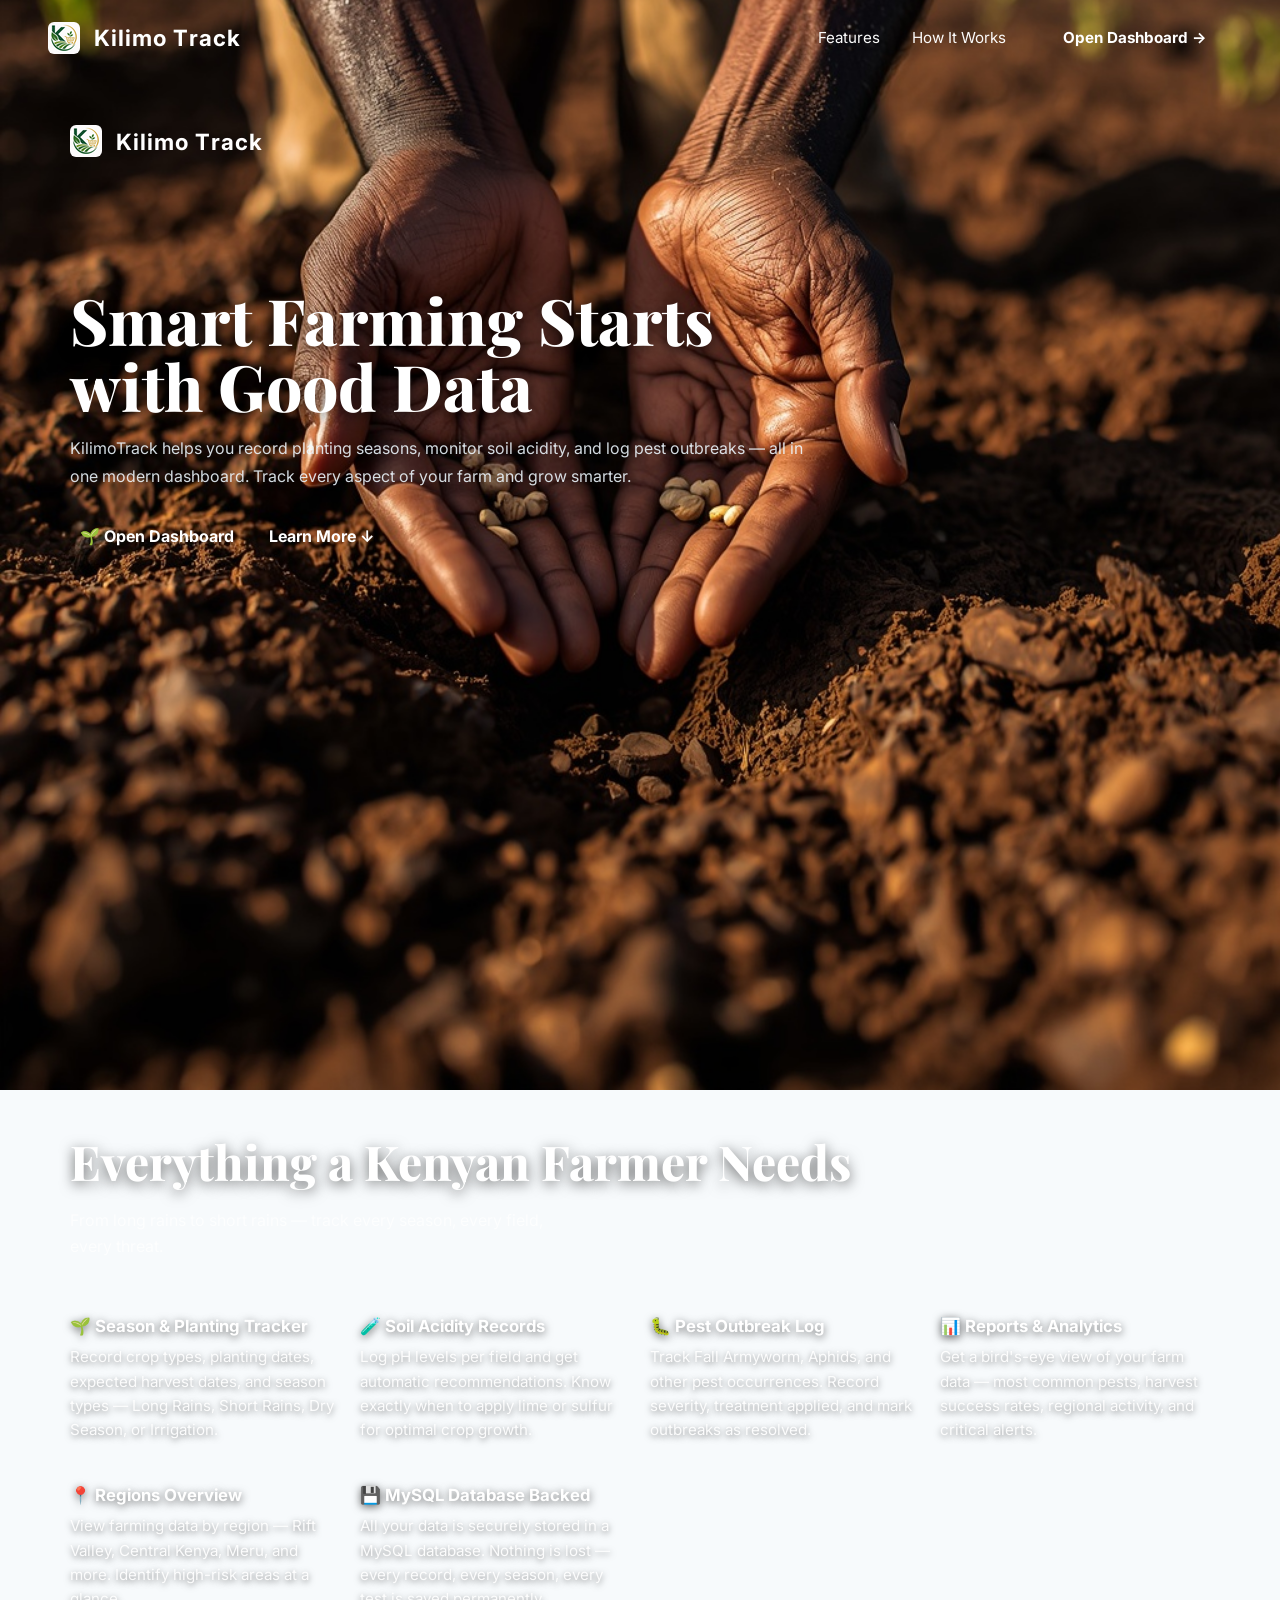
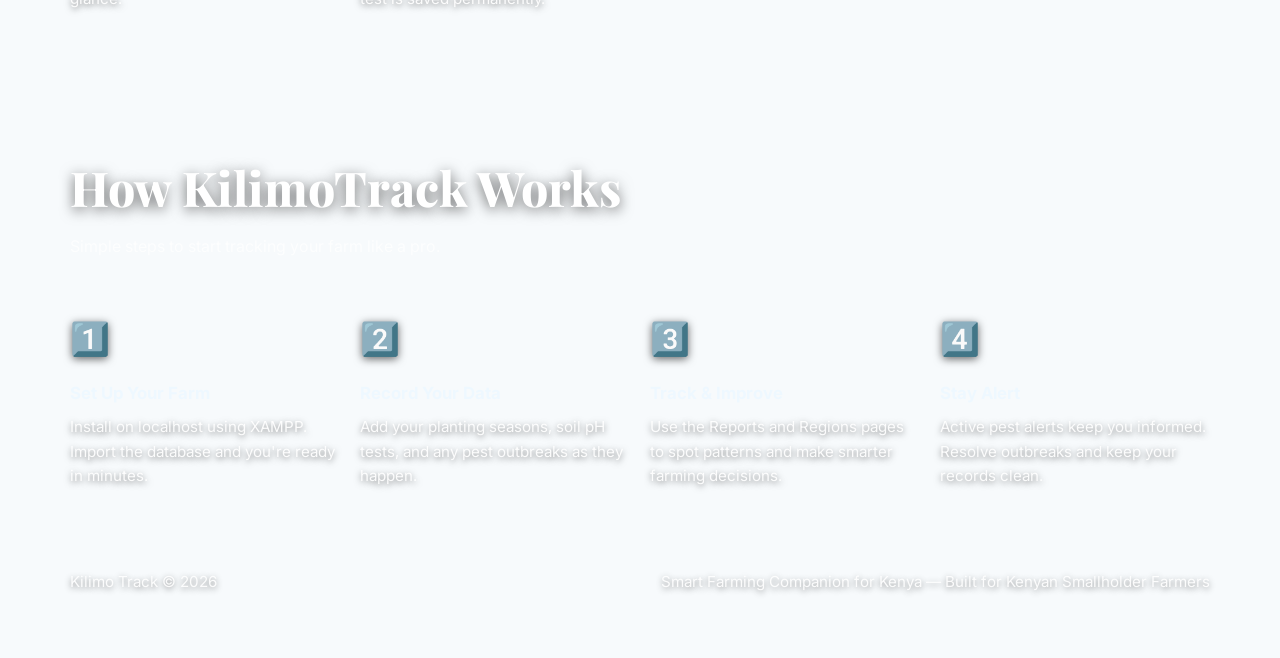
<file: public/kilimo-track.html>
<!DOCTYPE html>
<html lang="en">
<head>
  <meta charset="UTF-8" />
  <meta name="viewport" content="width=device-width, initial-scale=1.0" />
  <title>KilimoTrack — Smart Farming for Kenya</title>
  <link href="https://fonts.googleapis.com/css2?family=Playfair+Display:ital,wght@0,700;0,800;1,700;1,800&family=Inter:wght@400;500;600;700&display=swap" rel="stylesheet">
  <link rel="stylesheet" href="styles.css">
  <link rel="icon" type="image/x-icon" href="favicon.ico">
  <link rel="icon" type="image/png" sizes="16x16" href="favicon-16x16.png">
  <link rel="icon" type="image/png" sizes="32x32" href="favicon-32x32.png">
  <link rel="apple-touch-icon" sizes="180x180" href="apple-touch-icon.png">
  <link rel="manifest" href="site.webmanifest">
  <meta name="theme-color" content="#1f5c2e">
  
</head>
<body>

  <!-- NAVBAR -->
  <nav>
    <div class="nav-container">
      <a href="#" class="logo"><img src="favicon-32x32.png" alt="KT" style="height:32px;width:32px;border-radius:6px;">Kilimo Track</a>
      <div class="nav-links">
        <a href="#features">Features</a>
        <a href="#how">How It Works</a>
        <a href="dashboard.html" class="btn btn-primary" style="padding: 0.6rem 1.6rem; min-height: auto; border-radius: 8px;">Open Dashboard →</a>
      </div>
    </div>
  </nav>

  <!-- MAIN CONTAINER -->
  <div class="container">
    <header>
      <div class="logo"><img src="favicon-32x32.png" alt="KT" style="height:32px;width:32px;border-radius:6px;">Kilimo Track</div>
    </header>

    <!-- HERO SECTION -->
    <section class="hero">
      <h1>Smart Farming Starts with Good Data</h1>
      <p>KilimoTrack helps you record planting seasons, monitor soil acidity, and log pest outbreaks — all in one modern dashboard. Track every aspect of your farm and grow smarter.</p>
      <div class="cta-group">
        <a href="dashboard.html" class="btn btn-primary">🌱 Open Dashboard</a>
        <a href="#features" class="btn btn-secondary">Learn More ↓</a>
      </div>
    </section>

    <!-- FEATURES SECTION -->
    <section id="features" class="features-section">
      <h2 class="section-title">Everything a Kenyan Farmer Needs</h2>
      <p class="section-lead">From long rains to short rains — track every season, every field, every threat.</p>
      
      <div class="grid">
        <article class="card">
          <div class="card-image" style="background-image: url('INSERT_PLANTING_IMG_URL')"></div>
          <h2>🌱 Season & Planting Tracker</h2>
          <p>Record crop types, planting dates, expected harvest dates, and season types — Long Rains, Short Rains, Dry Season, or Irrigation.</p>
        </article>
        <article class="card">
          <div class="card-image" style="background-image: url('INSERT_SOIL_TEST_IMG_URL')"></div>
          <h2>🧪 Soil Acidity Records</h2>
          <p>Log pH levels per field and get automatic recommendations. Know exactly when to apply lime or sulfur for optimal crop growth.</p>
        </article>
        <article class="card">
          <div class="card-image" style="background-image: url('INSERT_PEST_IMG_URL')"></div>
          <h2>🐛 Pest Outbreak Log</h2>
          <p>Track Fall Armyworm, Aphids, and other pest occurrences. Record severity, treatment applied, and mark outbreaks as resolved.</p>
        </article>
        <article class="card">
          <div class="card-image" style="background-image: url('INSERT_ANALYTICS_IMG_URL')"></div>
          <h2>📊 Reports & Analytics</h2>
          <p>Get a bird's-eye view of your farm data — most common pests, harvest success rates, regional activity, and critical alerts.</p>
        </article>
        <article class="card">
          <div class="card-image" style="background-image: url('INSERT_MAP_IMG_URL')"></div>
          <h2>📍 Regions Overview</h2>
          <p>View farming data by region — Rift Valley, Central Kenya, Meru, and more. Identify high-risk areas at a glance.</p>
        </article>
        <article class="card">
          <div class="card-image" style="background-image: url('INSERT_DATABASE_IMG_URL')"></div>
          <h2>💾 MySQL Database Backed</h2>
          <p>All your data is securely stored in a MySQL database. Nothing is lost — every record, every season, every test is saved permanently.</p>
        </article>
      </div>
    </section>

    <!-- HOW IT WORKS -->
    <section id="how" style="margin-top: 3rem; padding-top: 2rem;">
      <h2 class="section-title">How KilimoTrack Works</h2>
      <p class="section-lead">Simple steps to start tracking your farm like a pro.</p>

      <div class="grid" style="grid-template-columns: repeat(auto-fit, minmax(200px, 1fr));">
        <article class="card" style="min-height: auto;">
          <h2 style="font-size: 2rem; margin-bottom: 1rem;">1️⃣</h2>
          <h3 style="font-size: 1.05rem; margin-bottom: 0.5rem;">Set Up Your Farm</h3>
          <p>Install on localhost using XAMPP. Import the database and you're ready in minutes.</p>
        </article>
        <article class="card" style="min-height: auto;">
          <h2 style="font-size: 2rem; margin-bottom: 1rem;">2️⃣</h2>
          <h3 style="font-size: 1.05rem; margin-bottom: 0.5rem;">Record Your Data</h3>
          <p>Add your planting seasons, soil pH tests, and any pest outbreaks as they happen.</p>
        </article>
        <article class="card" style="min-height: auto;">
          <h2 style="font-size: 2rem; margin-bottom: 1rem;">3️⃣</h2>
          <h3 style="font-size: 1.05rem; margin-bottom: 0.5rem;">Track & Improve</h3>
          <p>Use the Reports and Regions pages to spot patterns and make smarter farming decisions.</p>
        </article>
        <article class="card" style="min-height: auto;">
          <h2 style="font-size: 2rem; margin-bottom: 1rem;">4️⃣</h2>
          <h3 style="font-size: 1.05rem; margin-bottom: 0.5rem;">Stay Alert</h3>
          <p>Active pest alerts keep you informed. Resolve outbreaks and keep your records clean.</p>
        </article>
      </div>
    </section>

    <!-- FOOTER -->
    <footer>
      <div>Kilimo Track &copy; 2026</div>
      <div>Smart Farming Companion for Kenya — Built for Kenyan Smallholder Farmers</div>
    </footer>
  </div>

</body>
</html>
</file>
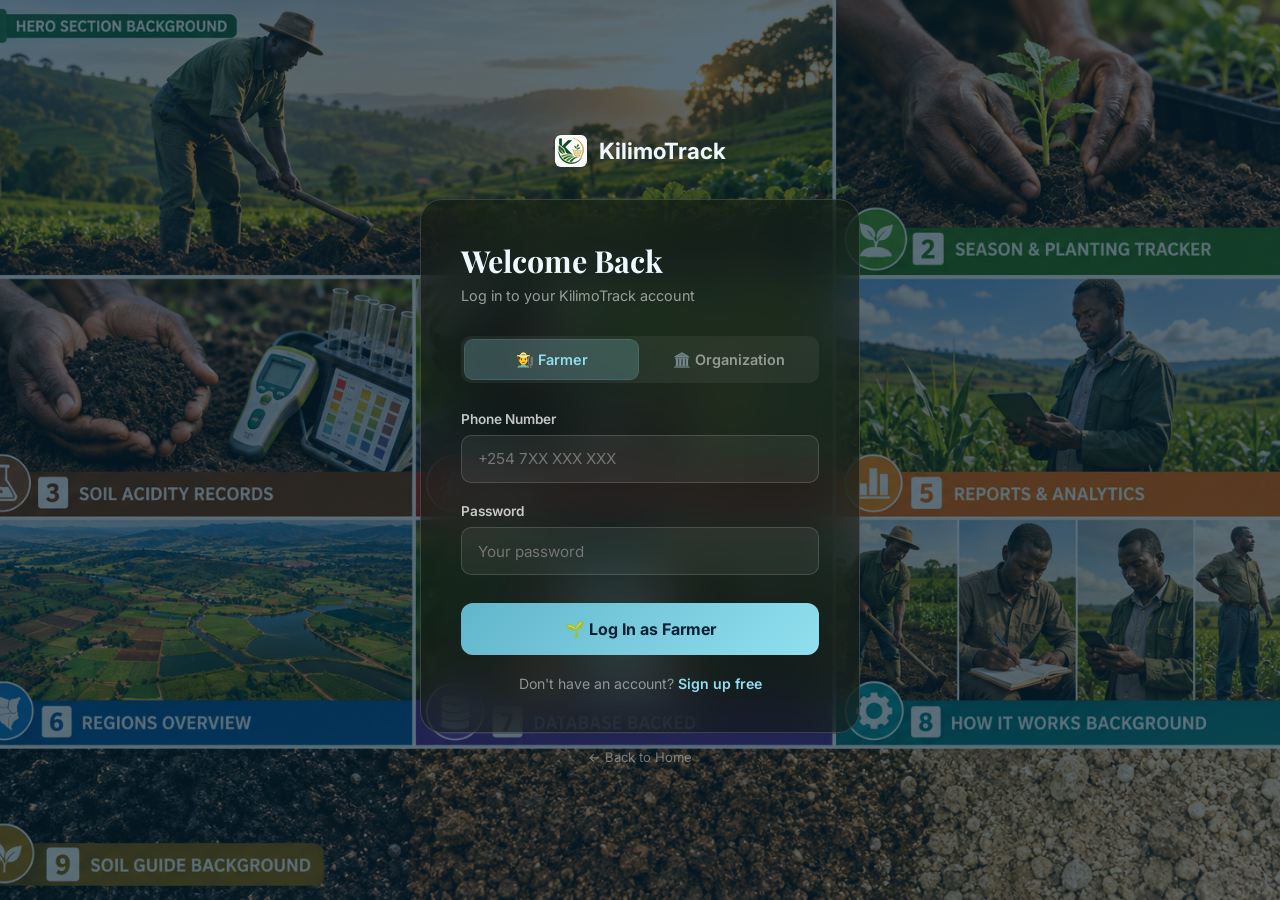
<file: public/login.html>
<!DOCTYPE html>
<html lang="en">
<head>
  <meta charset="UTF-8"/>
  <meta name="viewport" content="width=device-width, initial-scale=1.0"/>
  <title>KilimoTrack — Login</title>
  <meta name="description" content="Log in to your KilimoTrack account to manage your farm records."/>
  <link href="https://fonts.googleapis.com/css2?family=Inter:wght@400;500;600;700&family=Playfair+Display:wght@700;800&display=swap" rel="stylesheet">
  <link rel="icon" type="image/x-icon" href="favicon.ico">
  <link rel="icon" type="image/png" sizes="16x16" href="favicon-16x16.png">
  <link rel="icon" type="image/png" sizes="32x32" href="favicon-32x32.png">
  <link rel="apple-touch-icon" sizes="180x180" href="apple-touch-icon.png">
  <link rel="manifest" href="site.webmanifest">
  <meta name="theme-color" content="#1f5c2e">
  <style>
    :root{--text:#eef8ff;--panel:rgba(18,24,18,.55);--border:rgba(255,255,255,.15);--accent:#90e0ef;--accent-dark:#62b6cb;--danger:#ff6b6b;--success:#95e1d3;}
    *{box-sizing:border-box;margin:0;padding:0;}
    html{scroll-behavior:smooth;}
    body{
      min-height:100vh;font-family:'Inter',system-ui,sans-serif;color:var(--text);
      background:radial-gradient(circle at top left,rgba(144,224,239,.16),transparent 24%),
                 radial-gradient(circle at bottom right,rgba(255,255,255,.10),transparent 18%),
                 linear-gradient(135deg,#041f32 0%,#082631 40%,#0c2a3a 100%);
      display:flex;flex-direction:column;align-items:center;justify-content:center;
      overflow-x:hidden;
    }
    body::before{
      content:"";position:fixed;inset:0;
      background-image:url("images/ChatGPT Image Jun 23, 2026, 10_21_59 AM.png");
      background-position:center;background-size:cover;opacity:0.5;filter:saturate(1.2);z-index:-2;
    }
    body::after{content:"";position:fixed;inset:0;background:rgba(4,31,50,.3);z-index:-1;}

    .login-wrap{width:min(440px,calc(100% - 2rem));padding:2rem 0;}

    .logo{display:flex;align-items:center;justify-content:center;gap:.75rem;font-weight:700;font-size:1.4rem;text-decoration:none;color:var(--text);margin-bottom:2rem;}
    .logo span{width:44px;height:44px;display:grid;place-items:center;border-radius:12px;background:rgba(144,224,239,.18);color:#0b3b47;font-weight:800;}

    .card{background:var(--panel);border:1px solid var(--border);border-radius:22px;backdrop-filter:blur(24px);padding:2.5rem;}
    .card h1{font-family:'Playfair Display',serif;font-size:1.9rem;margin-bottom:.4rem;}
    .card p.sub{color:rgba(255,255,255,.55);font-size:.9rem;margin-bottom:2rem;}

    /* Toggle */
    .toggle{display:flex;background:rgba(255,255,255,.06);border-radius:10px;padding:4px;margin-bottom:1.75rem;gap:4px;}
    .toggle button{flex:1;padding:.65rem;border:none;border-radius:8px;cursor:pointer;font-family:inherit;font-weight:600;font-size:.9rem;transition:all .2s;background:transparent;color:rgba(255,255,255,.5);}
    .toggle button.active{background:rgba(144,224,239,.2);color:var(--accent);box-shadow:0 0 0 1px rgba(144,224,239,.3);}

    .form-group{margin-bottom:1.25rem;}
    .form-group label{display:block;font-size:.85rem;font-weight:600;margin-bottom:.5rem;color:rgba(255,255,255,.75);}
    .form-group input{width:100%;padding:.85rem 1rem;border-radius:10px;border:1px solid rgba(255,255,255,.15);background:rgba(255,255,255,.06);color:var(--text);font-family:inherit;font-size:.95rem;outline:none;transition:border-color .2s;}
    .form-group input:focus{border-color:var(--accent);}

    .btn-submit{width:100%;padding:1rem;border-radius:12px;border:none;background:linear-gradient(135deg,var(--accent-dark),var(--accent));color:#041f32;font-family:inherit;font-size:1rem;font-weight:700;cursor:pointer;transition:all .25s;margin-top:.5rem;}
    .btn-submit:hover{filter:brightness(1.1);transform:translateY(-2px);box-shadow:0 6px 20px rgba(144,224,239,.3);}
    .btn-submit:disabled{opacity:.6;cursor:not-allowed;transform:none;}

    .alert{padding:.9rem 1.1rem;border-radius:10px;margin-bottom:1rem;font-size:.9rem;display:none;}
    .alert.error{background:rgba(255,107,107,.15);border:1px solid rgba(255,107,107,.3);color:#ff6b6b;}
    .alert.success{background:rgba(149,225,211,.15);border:1px solid rgba(149,225,211,.3);color:var(--success);}
    .alert.visible{display:block;}

    .footer-links{text-align:center;margin-top:1.25rem;font-size:.88rem;color:rgba(255,255,255,.5);}
    .footer-links a{color:var(--accent);text-decoration:none;font-weight:600;}
    .footer-links a:hover{text-decoration:underline;}
    .back-home{display:block;text-align:center;margin-top:1rem;color:rgba(255,255,255,.4);font-size:.82rem;text-decoration:none;}
    .back-home:hover{color:var(--accent);}
  </style>
</head>
<body>

<div class="login-wrap">
  <a href="index.html" class="logo"><img src="favicon-32x32.png" alt="KT" style="height:32px;width:32px;border-radius:6px;">KilimoTrack</a>

  <div class="card">
    <h1>Welcome Back</h1>
    <p class="sub">Log in to your KilimoTrack account</p>

    <!-- Account type toggle -->
    <div class="toggle">
      <button id="btn-farmer" class="active" onclick="switchMode('farmer')">🧑‍🌾 Farmer</button>
      <button id="btn-org"    onclick="switchMode('org')">🏛️ Organization</button>
    </div>

    <div class="alert error"   id="login-error"></div>
    <div class="alert success" id="login-success"></div>

    <!-- Farmer login -->
    <form id="form-farmer" onsubmit="doLogin(event,'farmer')">
      <div class="form-group">
        <label for="farmer-phone">Phone Number</label>
        <input type="tel" id="farmer-phone" placeholder="+254 7XX XXX XXX" required/>
      </div>
      <div class="form-group">
        <label for="farmer-pass">Password</label>
        <input type="password" id="farmer-pass" placeholder="Your password" required/>
      </div>
      <button type="submit" class="btn-submit" id="login-btn">🌱 Log In as Farmer</button>
    </form>

    <!-- Org login (hidden by default) -->
    <form id="form-org" style="display:none;" onsubmit="doLogin(event,'org')">
      <div class="form-group">
        <label for="org-email">Organization Email</label>
        <input type="email" id="org-email" placeholder="office@org.go.ke" required/>
      </div>
      <div class="form-group">
        <label for="org-pass">Password</label>
        <input type="password" id="org-pass" placeholder="Your password" required/>
      </div>
      <button type="submit" class="btn-submit" id="login-btn-org">🏛️ Log In as Organization</button>
    </form>

    <div class="footer-links">Don't have an account? <a href="register.html">Sign up free</a></div>
  </div>

  <a href="index.html" class="back-home">← Back to Home</a>
</div>

<script>
  const API = 'http://localhost/kilimotrack/api';

  // Redirect if already logged in
  if (localStorage.getItem('kt_token') && localStorage.getItem('kt_user')) {
    window.location.href = 'dashboard.html';
  }

  function switchMode(mode) {
    const isFarmer = mode === 'farmer';
    document.getElementById('btn-farmer').classList.toggle('active', isFarmer);
    document.getElementById('btn-org').classList.toggle('active', !isFarmer);
    document.getElementById('form-farmer').style.display = isFarmer ? 'block' : 'none';
    document.getElementById('form-org').style.display    = isFarmer ? 'none'  : 'block';
    clearAlerts();
  }

  function clearAlerts() {
    ['login-error','login-success'].forEach(id => {
      const el = document.getElementById(id);
      el.className = el.className.replace(' visible','');
    });
  }
  function showAlert(id, msg, type) {
    const el = document.getElementById(id);
    el.textContent = msg;
    el.className = `alert ${type} visible`;
  }

  async function doLogin(e, mode) {
    e.preventDefault();
    clearAlerts();

    const isFarmer = mode === 'farmer';
    const btn = document.getElementById(isFarmer ? 'login-btn' : 'login-btn-org');
    btn.disabled = true;
    btn.textContent = '⏳ Logging in…';

    let endpoint, payload;
    if (isFarmer) {
      endpoint = `${API}/farmers/login.php`;
      payload  = {
        phone:    document.getElementById('farmer-phone').value.trim(),
        password: document.getElementById('farmer-pass').value
      };
    } else {
      endpoint = `${API}/organizations/login.php`;
      payload  = {
        contact_email: document.getElementById('org-email').value.trim(),
        password:      document.getElementById('org-pass').value
      };
    }

    try {
      const res  = await fetch(endpoint, {
        method: 'POST',
        headers: { 'Content-Type': 'application/json' },
        body: JSON.stringify(payload)
      });
      const json = await res.json();
      if (json.success) {
        const userObj = json.farmer || json.organization;
        localStorage.setItem('kt_token',        json.token);
        localStorage.setItem('kt_user',         JSON.stringify(userObj));
        localStorage.setItem('kt_account_type', isFarmer ? 'farmer' : 'organization');
        showAlert('login-success', '✅ Login successful! Redirecting…', 'success');
        setTimeout(() => window.location.href = 'dashboard.html', 1200);
      } else {
        showAlert('login-error', '❌ ' + json.message, 'error');
        btn.disabled = false;
        btn.textContent = isFarmer ? '🌱 Log In as Farmer' : '🏛️ Log In as Organization';
      }
    } catch (err) {
      showAlert('login-error', '❌ Cannot reach server. Make sure XAMPP Apache is running.', 'error');
      btn.disabled = false;
      btn.textContent = isFarmer ? '🌱 Log In as Farmer' : '🏛️ Log In as Organization';
    }
  }
</script>
</body>
</html>
</file>
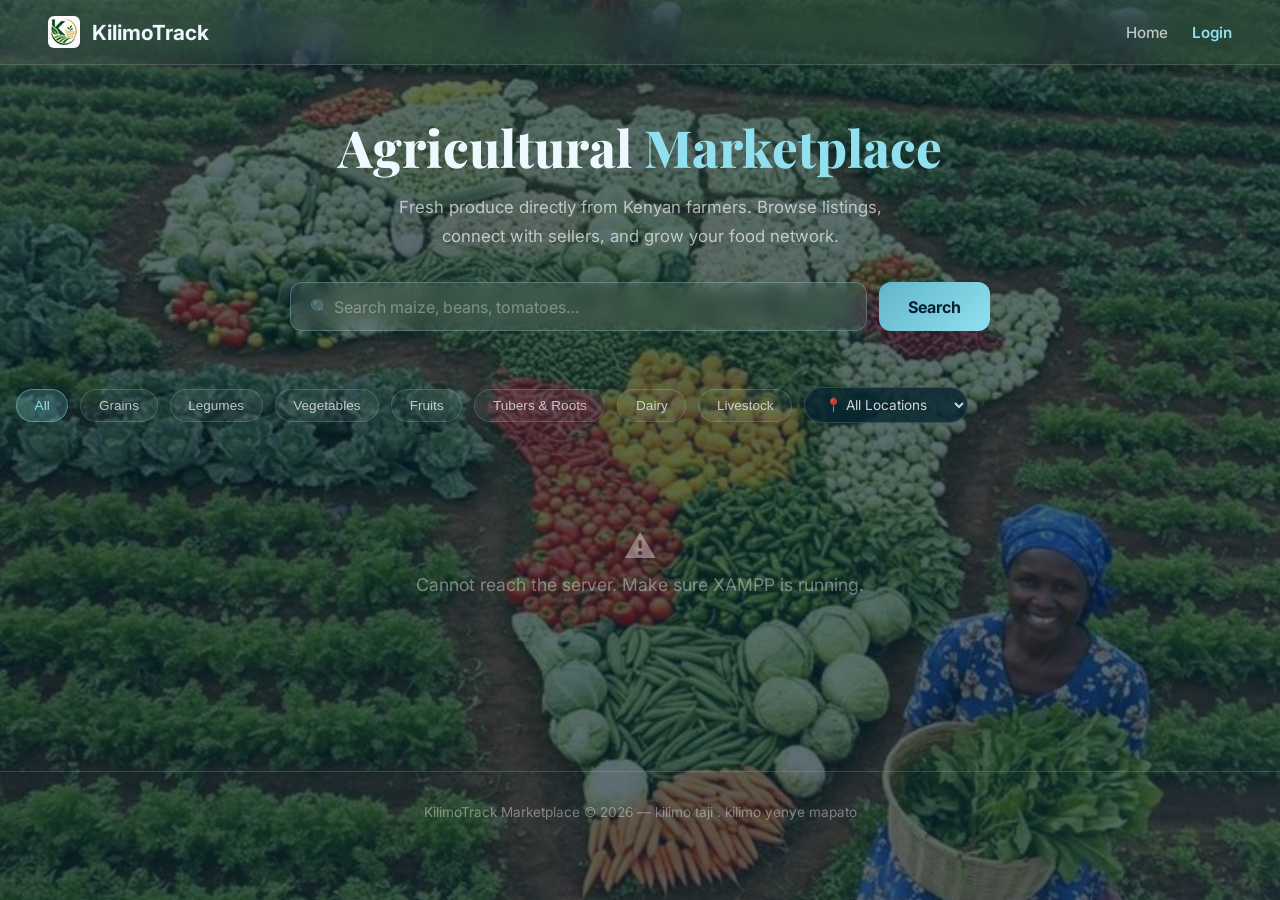
<file: public/marketplace.html>
<!DOCTYPE html>
<html lang="en">
<head>
  <meta charset="UTF-8"/>
  <meta name="viewport" content="width=device-width, initial-scale=1.0"/>
  <title>KilimoTrack Marketplace — Buy & Sell Agricultural Products in Kenya</title>
  <meta name="description" content="Browse fresh produce, grains, vegetables and more from Kenyan farmers. Connect directly with sellers on the KilimoTrack marketplace."/>
  <link href="https://fonts.googleapis.com/css2?family=Inter:wght@400;500;600;700&family=Playfair+Display:wght@700;800&display=swap" rel="stylesheet">
  <link rel="icon" type="image/x-icon" href="favicon.ico">
  <link rel="icon" type="image/png" sizes="16x16" href="favicon-16x16.png">
  <link rel="icon" type="image/png" sizes="32x32" href="favicon-32x32.png">
  <link rel="apple-touch-icon" sizes="180x180" href="apple-touch-icon.png">
  <link rel="manifest" href="site.webmanifest">
  <meta name="theme-color" content="#1f5c2e">
  <style>
    :root{
      --text:#eef8ff;--panel:rgba(18,24,18,.55);--border:rgba(255,255,255,.15);
      --accent:#90e0ef;--accent-dark:#62b6cb;--danger:#ff6b6b;
      --warning:#ffd166;--success:#95e1d3;--dark-bg:#041f32;
    }
    *{box-sizing:border-box;}
    html{scroll-behavior:smooth;}
    body{
      margin:0;min-height:100vh;font-family:'Inter',system-ui,sans-serif;color:var(--text);
      background:radial-gradient(circle at top left,rgba(144,224,239,.16),transparent 24%),
                 radial-gradient(circle at bottom right,rgba(255,255,255,.10),transparent 18%),
                 linear-gradient(135deg,#041f32 0%,#082631 40%,#0c2a3a 100%);
      overflow-x:hidden;
    }
    body::before{
      content:"";position:fixed;inset:0;
      background-image:url("images/Real African Books - This is cute, this African….jpeg");
      background-position:center;background-size:cover;
      opacity:0.5;filter:saturate(1.1);z-index:-2;
    }
    body::after{content:"";position:fixed;inset:0;background:rgba(4,31,50,.3);z-index:-1;}

    /* NAV */
    nav{background:rgba(255,255,255,.03);border-bottom:1px solid var(--border);backdrop-filter:blur(20px);padding:1rem 2rem;position:sticky;top:0;z-index:50;}
    .nav-container{width:min(1400px,calc(100% - 2rem));margin:0 auto;display:flex;justify-content:space-between;align-items:center;}
    .logo{display:flex;align-items:center;gap:.75rem;font-weight:700;font-size:1.3rem;text-decoration:none;color:var(--text);}
    .logo span{width:40px;height:40px;display:grid;place-items:center;border-radius:10px;background:rgba(144,224,239,.18);color:#0b3b47;font-weight:800;font-size:.9rem;}
    .nav-links{display:flex;gap:1.5rem;align-items:center;}
    .nav-links a{color:rgba(255,255,255,.7);text-decoration:none;font-weight:500;transition:color .2s;font-size:.95rem;}
    .nav-links a:hover{color:var(--accent);}

    /* HERO BAND */
    .market-hero{text-align:center;padding:3rem 2rem 2rem;position:relative;}
    .market-hero h1{font-family:'Playfair Display',serif;font-size:clamp(2rem,5vw,3.2rem);margin:0 0 .75rem;font-weight:800;}
    .market-hero h1 span{color:var(--accent);}
    .market-hero p{color:rgba(255,255,255,.65);max-width:540px;margin:0 auto 2rem;font-size:1.05rem;line-height:1.7;}

    /* SEARCH BAR */
    .search-bar{display:flex;gap:.75rem;max-width:700px;margin:0 auto;flex-wrap:wrap;}
    .search-input{flex:1;min-width:200px;padding:.85rem 1.2rem;border-radius:12px;border:1px solid rgba(144,224,239,.3);background:rgba(255,255,255,.08);color:var(--text);font-family:inherit;font-size:1rem;outline:none;backdrop-filter:blur(8px);}
    .search-input::placeholder{color:rgba(255,255,255,.35);}
    .search-input:focus{border-color:var(--accent);}
    .search-btn{padding:.85rem 1.8rem;border-radius:12px;border:none;background:linear-gradient(135deg,var(--accent-dark),var(--accent));color:#041f32;font-family:inherit;font-size:1rem;font-weight:700;cursor:pointer;transition:filter .2s;white-space:nowrap;}
    .search-btn:hover{filter:brightness(1.1);}

    /* FILTER STRIP */
    .filter-strip{width:min(1400px,calc(100% - 2rem));margin:1.5rem auto 0;display:flex;gap:.75rem;flex-wrap:wrap;align-items:center;}
    .filter-chip{padding:.5rem 1.1rem;border-radius:100px;border:1px solid rgba(255,255,255,.15);background:rgba(255,255,255,.06);color:rgba(255,255,255,.7);cursor:pointer;font-size:.85rem;font-weight:500;transition:all .2s;white-space:nowrap;}
    .filter-chip:hover,.filter-chip.active{background:rgba(144,224,239,.2);border-color:rgba(144,224,239,.4);color:var(--accent);}
    .filter-select{padding:.5rem 1rem;border-radius:100px;border:1px solid rgba(255,255,255,.15);background:rgba(8,38,49,.8);color:rgba(255,255,255,.8);font-family:inherit;font-size:.85rem;cursor:pointer;outline:none;}
    .filter-select option{background:#0c2a3a;}
    .filter-count{margin-left:auto;color:rgba(255,255,255,.45);font-size:.85rem;}

    /* MAIN LAYOUT */
    .market-container{width:min(1400px,calc(100% - 2rem));margin:2rem auto 4rem;}

    /* LISTINGS GRID */
    .listings-grid{display:grid;grid-template-columns:repeat(auto-fill,minmax(280px,1fr));gap:1.5rem;}

    /* LISTING CARD */
    .listing-card{background:var(--panel);border:1px solid var(--border);border-radius:18px;backdrop-filter:blur(10px);overflow:hidden;transition:all .3s ease;cursor:pointer;position:relative;}
    .listing-card:hover{transform:translateY(-6px);border-color:rgba(144,224,239,.3);box-shadow:0 20px 40px rgba(0,0,0,.3);}
    .listing-card-img{height:180px;background:linear-gradient(135deg,rgba(8,38,49,.8),rgba(12,42,58,.9));display:flex;align-items:center;justify-content:center;font-size:4rem;position:relative;overflow:hidden;}
    .listing-card-img img{width:100%;height:100%;object-fit:cover;position:absolute;inset:0;}
    .listing-card-body{padding:1.25rem;}
    .listing-card-category{font-size:.75rem;font-weight:600;color:var(--accent);letter-spacing:.08em;text-transform:uppercase;margin-bottom:.5rem;}
    .listing-card-name{font-size:1.1rem;font-weight:700;margin:0 0 .5rem;line-height:1.3;}
    .listing-card-meta{color:rgba(255,255,255,.55);font-size:.85rem;margin-bottom:1rem;display:flex;flex-direction:column;gap:.2rem;}
    .listing-card-footer{display:flex;justify-content:space-between;align-items:center;padding-top:.75rem;border-top:1px solid rgba(255,255,255,.08);}
    .listing-price{font-size:1.3rem;font-weight:700;color:var(--accent);}
    .listing-price small{font-size:.7rem;font-weight:400;color:rgba(255,255,255,.5);display:block;line-height:1;}
    .btn-contact{padding:.55rem 1.2rem;border-radius:8px;background:rgba(144,224,239,.15);border:1px solid rgba(144,224,239,.3);color:var(--accent);font-family:inherit;font-size:.85rem;font-weight:600;cursor:pointer;transition:all .2s;}
    .btn-contact:hover{background:rgba(144,224,239,.3);}

    /* EMPTY / LOADING */
    .market-empty{text-align:center;padding:4rem 2rem;color:rgba(255,255,255,.4);}
    .market-empty p{font-size:1.1rem;margin:.5rem 0;}
    .skeleton-card{background:rgba(255,255,255,.04);border:1px solid var(--border);border-radius:18px;overflow:hidden;animation:shimmer 1.5s infinite;}
    .skeleton-card .sk-img{height:180px;background:rgba(255,255,255,.06);}
    .skeleton-card .sk-body{padding:1.25rem;}
    .sk-line{height:14px;border-radius:6px;background:rgba(255,255,255,.08);margin-bottom:.75rem;}
    .sk-line.short{width:50%;}
    .sk-line.medium{width:70%;}
    @keyframes shimmer{0%,100%{opacity:.5}50%{opacity:1}}

    /* PAGINATION */
    .pagination{display:flex;gap:.5rem;justify-content:center;margin-top:2.5rem;flex-wrap:wrap;}
    .page-btn{padding:.6rem 1.1rem;border-radius:8px;border:1px solid rgba(255,255,255,.15);background:rgba(255,255,255,.05);color:rgba(255,255,255,.7);cursor:pointer;font-family:inherit;font-size:.9rem;transition:all .2s;}
    .page-btn:hover,.page-btn.active{background:rgba(144,224,239,.2);border-color:rgba(144,224,239,.4);color:var(--accent);}
    .page-btn:disabled{opacity:.3;cursor:default;}

    /* MODAL */
    .modal-overlay{position:fixed;inset:0;background:rgba(4,31,50,.75);backdrop-filter:blur(8px);z-index:200;display:none;align-items:center;justify-content:center;padding:1rem;}
    .modal-overlay.open{display:flex;}
    .modal{background:#082631;border:1px solid var(--border);border-radius:22px;padding:2.5rem;width:min(580px,100%);max-height:90vh;overflow-y:auto;position:relative;animation:slideUp .3s ease;}
    @keyframes slideUp{from{opacity:0;transform:translateY(30px)}to{opacity:1;transform:translateY(0)}}
    .modal-close{position:absolute;top:1rem;right:1.25rem;background:none;border:none;color:rgba(255,255,255,.5);font-size:1.4rem;cursor:pointer;}
    .modal-close:hover{color:#fff;}
    .modal-product-title{font-family:'Playfair Display',serif;font-size:1.5rem;margin:0 0 .5rem;}
    .modal-product-cat{color:var(--accent);font-size:.85rem;font-weight:600;letter-spacing:.08em;text-transform:uppercase;margin-bottom:1.5rem;}
    .detail-row{display:flex;justify-content:space-between;border-bottom:1px solid rgba(255,255,255,.07);padding:.75rem 0;font-size:.9rem;}
    .detail-row .label{color:rgba(255,255,255,.5);}
    .detail-row .value{font-weight:600;}
    .modal-desc{background:rgba(255,255,255,.04);border:1px solid rgba(255,255,255,.08);border-radius:10px;padding:1rem;margin:1rem 0;font-size:.9rem;color:rgba(255,255,255,.75);line-height:1.6;}
    .modal-alert{padding:.75rem 1rem;border-radius:8px;margin:1rem 0;font-size:.87rem;display:none;}
    .modal-alert.error{background:rgba(255,107,107,.15);border:1px solid rgba(255,107,107,.3);color:#ff6b6b;}
    .modal-alert.success{background:rgba(149,225,211,.15);border:1px solid rgba(149,225,211,.3);color:var(--success);}
    .modal-alert.show{display:block;}
    .contact-form textarea{width:100%;padding:.85rem 1rem;border-radius:10px;border:1px solid rgba(255,255,255,.15);background:rgba(255,255,255,.06);color:var(--text);font-family:inherit;font-size:.9rem;min-height:90px;outline:none;resize:vertical;margin-bottom:.75rem;}
    .contact-form textarea:focus{border-color:var(--accent);}
    .btn-send{width:100%;padding:.9rem;border-radius:10px;border:none;background:linear-gradient(135deg,var(--accent-dark),var(--accent));color:#041f32;font-family:inherit;font-size:1rem;font-weight:700;cursor:pointer;transition:filter .2s;}
    .btn-send:hover{filter:brightness(1.1);}
    .btn-send:disabled{opacity:.6;cursor:not-allowed;}

    /* TOAST */
    .toast{position:fixed;bottom:2rem;right:2rem;background:#082631;border:1px solid rgba(144,224,239,.3);border-radius:14px;padding:1rem 1.5rem;color:var(--text);font-size:.9rem;z-index:999;transform:translateY(100px);opacity:0;transition:all .4s ease;max-width:320px;box-shadow:0 10px 30px rgba(0,0,0,.4);}
    .toast.show{transform:translateY(0);opacity:1;}

    footer{text-align:center;color:rgba(255,255,255,.4);font-size:.85rem;padding:2rem;border-top:1px solid var(--border);}

    @media(max-width:640px){
      .search-bar{flex-direction:column;}
      .market-hero h1{font-size:1.8rem;}
      .listings-grid{grid-template-columns:1fr;}
    }
  </style>
</head>
<body>

<!-- NAV -->
<nav>
  <div class="nav-container">
    <a href="index.html" class="logo"><img src="favicon-32x32.png" alt="KT" style="height:32px;width:32px;border-radius:6px;">KilimoTrack</a>
    <div class="nav-links">
      <a href="index.html">Home</a>
      <a id="nav-dashboard" href="login.html" style="color:var(--accent);font-weight:600;">Dashboard</a>
    </div>
  </div>
</nav>

<!-- HERO -->
<div class="market-hero">
  <h1>Agricultural <span>Marketplace</span></h1>
  <p>Fresh produce directly from Kenyan farmers. Browse listings, connect with sellers, and grow your food network.</p>
  <div class="search-bar">
    <input type="text" id="search-input" class="search-input" placeholder="🔍 Search maize, beans, tomatoes…" onkeydown="if(event.key==='Enter') doSearch()"/>
    <button class="search-btn" onclick="doSearch()">Search</button>
  </div>
</div>

<!-- FILTER STRIP -->
<div class="filter-strip">
  <button class="filter-chip active" data-cat="" onclick="setCategory(this,'')">All</button>
  <button class="filter-chip" data-cat="Grains" onclick="setCategory(this,'Grains')">Grains</button>
  <button class="filter-chip" data-cat="Legumes" onclick="setCategory(this,'Legumes')">Legumes</button>
  <button class="filter-chip" data-cat="Vegetables" onclick="setCategory(this,'Vegetables')">Vegetables</button>
  <button class="filter-chip" data-cat="Fruits" onclick="setCategory(this,'Fruits')">Fruits</button>
  <button class="filter-chip" data-cat="Tubers &amp; Roots" onclick="setCategory(this,'Tubers &amp; Roots')">Tubers &amp; Roots</button>
  <button class="filter-chip" data-cat="Dairy" onclick="setCategory(this,'Dairy')">Dairy</button>
  <button class="filter-chip" data-cat="Livestock" onclick="setCategory(this,'Livestock')">Livestock</button>
  <select class="filter-select" id="location-filter" onchange="doSearch()">
    <option value="">📍 All Locations</option>
    <option>Nairobi</option><option>Mombasa</option><option>Nakuru</option>
    <option>Kisumu</option><option>Eldoret</option><option>Meru</option>
    <option>Kirinyaga County</option><option>Migori County</option>
    <option>Nyeri</option><option>Kakamega</option><option>Machakos</option>
  </select>
  <span class="filter-count" id="result-count"></span>
</div>

<!-- LISTINGS -->
<div class="market-container">
  <div class="listings-grid" id="listings-grid">
    <!-- Skeleton cards while loading -->
    <div class="skeleton-card"><div class="sk-img"></div><div class="sk-body"><div class="sk-line short"></div><div class="sk-line medium"></div><div class="sk-line"></div></div></div>
    <div class="skeleton-card"><div class="sk-img"></div><div class="sk-body"><div class="sk-line short"></div><div class="sk-line medium"></div><div class="sk-line"></div></div></div>
    <div class="skeleton-card"><div class="sk-img"></div><div class="sk-body"><div class="sk-line short"></div><div class="sk-line medium"></div><div class="sk-line"></div></div></div>
    <div class="skeleton-card"><div class="sk-img"></div><div class="sk-body"><div class="sk-line short"></div><div class="sk-line medium"></div><div class="sk-line"></div></div></div>
  </div>
  <div class="pagination" id="pagination"></div>
</div>

<footer>KilimoTrack Marketplace © 2026 — kilimo taji . kilimo yenye mapato</footer>

<!-- TOAST -->
<div class="toast" id="toast"></div>

<!-- LISTING DETAIL + CONTACT MODAL -->
<div class="modal-overlay" id="detail-modal">
  <div class="modal">
    <button class="modal-close" onclick="closeDetail()">✕</button>
    <div id="modal-emoji" style="font-size:3rem;margin-bottom:1rem;">🌾</div>
    <div class="modal-product-title" id="modal-title">—</div>
    <div class="modal-product-cat" id="modal-cat">—</div>
    <div id="modal-details"></div>
    <div class="modal-desc" id="modal-desc" style="display:none;"></div>

    <div id="contact-section">
      <div class="modal-alert error" id="contact-error"></div>
      <div class="modal-alert success" id="contact-success"></div>
      <div id="contact-form-area" class="contact-form">
        <p style="color:rgba(255,255,255,.6);font-size:.9rem;margin:1rem 0 .5rem;">Send a message to the seller to get their contact:</p>
        <textarea id="contact-message" placeholder="Hi, I'm interested in your listing. Please contact me."></textarea>
        <button class="btn-send" id="contact-btn" onclick="sendContactRequest()">📬 Contact Seller</button>
      </div>
      <div id="login-prompt" style="display:none;text-align:center;padding:1rem 0;">
        <p style="color:rgba(255,255,255,.6);font-size:.9rem;">You must be logged in to contact a seller.</p>
        <a href="login.html" style="display:inline-block;margin-top:.5rem;padding:.7rem 1.6rem;border-radius:10px;background:linear-gradient(135deg,var(--accent-dark),var(--accent));color:#041f32;font-weight:700;text-decoration:none;">Login / Sign Up</a>
      </div>
    </div>
  </div>
</div>

<script>
  // ── CONFIG ───────────────────────────────────────────────────────
  const API = 'http://localhost/kilimotrack/api';

  // ── Auth state ───────────────────────────────────────────────────
  const token   = localStorage.getItem('kt_token') || null;
  const userRaw = localStorage.getItem('kt_user');
  const isLoggedIn = !!(token && userRaw);

  // Update nav dashboard link
  const navDash = document.getElementById('nav-dashboard');
  if (isLoggedIn) { navDash.href = 'dashboard.html'; navDash.textContent = '→ Dashboard'; }
  else            { navDash.href = 'login.html';     navDash.textContent = 'Login'; }

  // ── State ────────────────────────────────────────────────────────
  let currentPage     = 1;
  let currentCategory = '';
  let currentSearch   = '';
  let currentListing  = null;

  const categoryEmoji = {
    'Grains':'🌽','Legumes':'🫘','Vegetables':'🥦','Fruits':'🍊',
    'Tubers & Roots':'🥔','Dairy':'🥛','Poultry':'🐔','Livestock':'🐄','Other':'🌾'
  };

  // ── Fetch listings ────────────────────────────────────────────────
  async function fetchListings(page = 1) {
    const search   = document.getElementById('search-input').value.trim();
    const location = document.getElementById('location-filter').value;
    const params   = new URLSearchParams({ page });
    if (search)          params.set('search', search);
    if (currentCategory) params.set('category', currentCategory);
    if (location)        params.set('location', location);

    try {
      const res  = await fetch(`${API}/marketplace/listings/list.php?${params}`);
      const json = await res.json();
      if (json.success) {
        renderListings(json.listings || [], json.total || 0, json.total_pages || 1, json.page || 1);
      } else {
        renderError('Could not load listings.');
      }
    } catch {
      renderError('Cannot reach the server. Make sure XAMPP is running.');
    }
  }

  function renderListings(listings, total, totalPages, page) {
    const grid = document.getElementById('listings-grid');
    const countEl = document.getElementById('result-count');
    countEl.textContent = total > 0 ? `${total} listing${total !== 1 ? 's' : ''} found` : '';

    if (!listings.length) {
      grid.innerHTML = `<div class="market-empty" style="grid-column:1/-1;"><p style="font-size:2.5rem;">🔍</p><p>No listings found.</p><p style="font-size:.9rem;">Try a different search or category.</p></div>`;
      document.getElementById('pagination').innerHTML = '';
      return;
    }

    grid.innerHTML = listings.map(l => {
      const emoji = categoryEmoji[l.category] || '🌾';
      const price = l.price ? `<div class="listing-price">KES ${parseFloat(l.price).toLocaleString()}<small>per ${l.unit || 'unit'}</small></div>` : `<div class="listing-price" style="color:rgba(255,255,255,.4);font-size:.9rem;">Price on request</div>`;
      return `
        <div class="listing-card" onclick="openDetail(${JSON.stringify(l).replace(/"/g,'&quot;')})">
          <div class="listing-card-img">${emoji}</div>
          <div class="listing-card-body">
            <div class="listing-card-category">${l.category || 'Product'}</div>
            <div class="listing-card-name">${l.product_name}</div>
            <div class="listing-card-meta">
              <span>🌍 ${l.location || l.seller_location || 'Kenya'}</span>
              <span>👤 ${l.seller_name}${l.farm_name ? ' · ' + l.farm_name : ''}</span>
              ${l.quantity ? `<span>📦 ${parseFloat(l.quantity).toLocaleString()} ${l.unit || ''} available</span>` : ''}
            </div>
            <div class="listing-card-footer">
              ${price}
              <button class="btn-contact" onclick="event.stopPropagation();openDetail(${JSON.stringify(l).replace(/"/g,'&quot;')})">Contact →</button>
            </div>
          </div>
        </div>
      `;
    }).join('');

    // Pagination
    const pg = document.getElementById('pagination');
    if (totalPages <= 1) { pg.innerHTML = ''; return; }
    let html = '';
    if (page > 1) html += `<button class="page-btn" onclick="goPage(${page-1})">← Prev</button>`;
    for (let i = 1; i <= totalPages; i++) {
      html += `<button class="page-btn${i === page ? ' active' : ''}" onclick="goPage(${i})">${i}</button>`;
    }
    if (page < totalPages) html += `<button class="page-btn" onclick="goPage(${page+1})">Next →</button>`;
    pg.innerHTML = html;
  }

  function renderError(msg) {
    document.getElementById('listings-grid').innerHTML = `<div class="market-empty" style="grid-column:1/-1;"><p style="font-size:2rem;">⚠️</p><p>${msg}</p></div>`;
  }

  // ── Filters ───────────────────────────────────────────────────────
  function doSearch() { currentPage = 1; fetchListings(1); }
  function goPage(p)  { currentPage = p; fetchListings(p); window.scrollTo({top:0,behavior:'smooth'}); }
  function setCategory(el, cat) {
    document.querySelectorAll('.filter-chip').forEach(c => c.classList.remove('active'));
    el.classList.add('active');
    currentCategory = cat; currentPage = 1; fetchListings(1);
  }

  // ── Detail Modal ──────────────────────────────────────────────────
  function openDetail(listing) {
    currentListing = listing;
    document.getElementById('modal-emoji').textContent = categoryEmoji[listing.category] || '🌾';
    document.getElementById('modal-title').textContent = listing.product_name;
    document.getElementById('modal-cat').textContent   = listing.category || 'Agricultural Product';

    const details = [
      ['Seller',    listing.seller_name + (listing.farm_name ? ` · ${listing.farm_name}` : '')],
      ['Location',  listing.location || listing.seller_location || 'Kenya'],
      ['Quantity',  listing.quantity ? `${parseFloat(listing.quantity).toLocaleString()} ${listing.unit || ''}` : '—'],
      ['Price',     listing.price ? `KES ${parseFloat(listing.price).toLocaleString()} per ${listing.unit || 'unit'}` : 'Contact for price'],
      ['Listed',    formatDate(listing.created_at)],
    ];
    document.getElementById('modal-details').innerHTML = details.map(([l,v]) =>
      `<div class="detail-row"><span class="label">${l}</span><span class="value">${v}</span></div>`
    ).join('');

    const descEl = document.getElementById('modal-desc');
    if (listing.description) { descEl.textContent = listing.description; descEl.style.display = 'block'; }
    else descEl.style.display = 'none';

    // Contact section
    document.getElementById('contact-error').className = 'modal-alert error';
    document.getElementById('contact-success').className = 'modal-alert success';

    if (isLoggedIn) {
      document.getElementById('contact-form-area').style.display = 'block';
      document.getElementById('login-prompt').style.display = 'none';
      document.getElementById('contact-message').value = `Hi, I'm interested in your ${listing.product_name}. Please contact me.`;
      const btn = document.getElementById('contact-btn');
      btn.disabled = false; btn.textContent = '📬 Contact Seller';
    } else {
      document.getElementById('contact-form-area').style.display = 'none';
      document.getElementById('login-prompt').style.display = 'block';
    }

    document.getElementById('detail-modal').classList.add('open');
  }

  function closeDetail() { document.getElementById('detail-modal').classList.remove('open'); }

  document.getElementById('detail-modal').addEventListener('click', e => {
    if (e.target === document.getElementById('detail-modal')) closeDetail();
  });

  // ── Contact Seller ────────────────────────────────────────────────
  async function sendContactRequest() {
    if (!currentListing || !isLoggedIn) return;
    const btn = document.getElementById('contact-btn');
    btn.disabled = true; btn.textContent = '⏳ Sending…';

    const errEl  = document.getElementById('contact-error');
    const succEl = document.getElementById('contact-success');
    errEl.className = 'modal-alert error';
    succEl.className = 'modal-alert success';

    const data = {
      listing_id: currentListing.id,
      message: document.getElementById('contact-message').value.trim()
    };

    try {
      const res  = await fetch(`${API}/marketplace/contact_requests/create.php`, {
        method: 'POST',
        headers: { 'Content-Type': 'application/json', 'Authorization': 'Bearer ' + token },
        body: JSON.stringify(data)
      });
      const json = await res.json();
      if (json.success) {
        succEl.textContent = '✅ Request sent! The seller can now see your name and phone number.';
        succEl.className = 'modal-alert success show';
        btn.textContent = '✅ Request Sent';
        showToast('📬 Contact request sent to seller!');
      } else {
        errEl.textContent = '❌ ' + json.message;
        errEl.className = 'modal-alert error show';
        btn.disabled = false; btn.textContent = '📬 Contact Seller';
      }
    } catch {
      errEl.textContent = '❌ Cannot reach server. Is XAMPP running?';
      errEl.className = 'modal-alert error show';
      btn.disabled = false; btn.textContent = '📬 Contact Seller';
    }
  }

  // ── Toast ─────────────────────────────────────────────────────────
  function showToast(msg) {
    const t = document.getElementById('toast');
    t.textContent = msg; t.classList.add('show');
    setTimeout(() => t.classList.remove('show'), 3500);
  }

  // ── Utils ─────────────────────────────────────────────────────────
  function formatDate(str) {
    if (!str) return '—';
    const d = new Date(str); if (isNaN(d)) return str;
    return d.toLocaleDateString('en-KE', { day:'numeric', month:'short', year:'numeric' });
  }

  // ── Boot ──────────────────────────────────────────────────────────
  fetchListings(1);
</script>
</body>
</html>
</file>
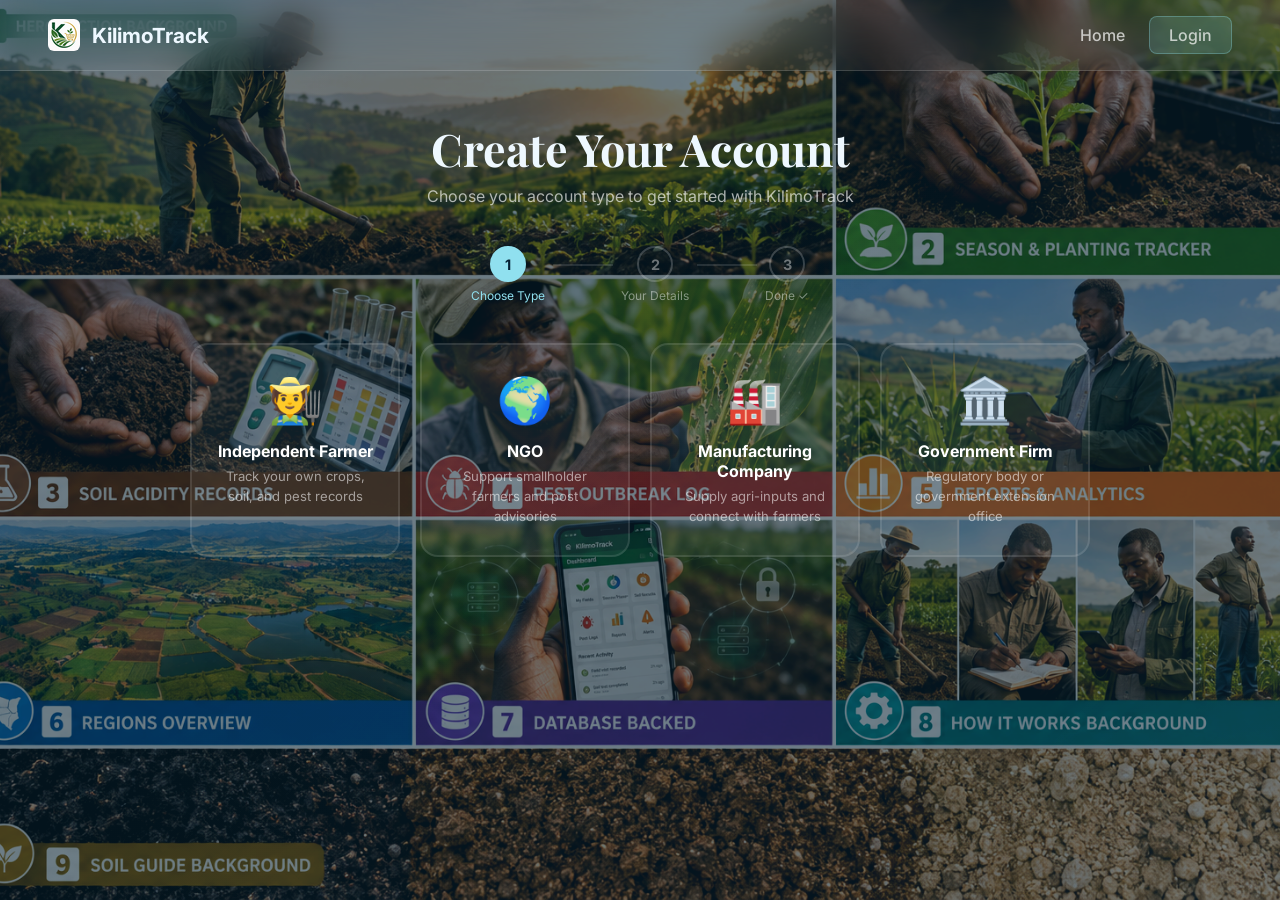
<file: public/register.html>
<!DOCTYPE html>
<html lang="en">
<head>
  <meta charset="UTF-8"/>
  <meta name="viewport" content="width=device-width, initial-scale=1.0"/>
  <title>KilimoTrack — Create Account</title>
  <meta name="description" content="Sign up for KilimoTrack — Smart Farming for Kenya. Choose your account type to get started."/>
  <link href="https://fonts.googleapis.com/css2?family=Inter:wght@400;500;600;700&family=Playfair+Display:wght@700;800&display=swap" rel="stylesheet">
  <link rel="icon" type="image/x-icon" href="favicon.ico">
  <link rel="icon" type="image/png" sizes="16x16" href="favicon-16x16.png">
  <link rel="icon" type="image/png" sizes="32x32" href="favicon-32x32.png">
  <link rel="apple-touch-icon" sizes="180x180" href="apple-touch-icon.png">
  <link rel="manifest" href="site.webmanifest">
  <meta name="theme-color" content="#1f5c2e">
  <style>
    :root {
      --text: #eef8ff;
      --panel: rgba(18,24,18,.55);
      --border: rgba(255,255,255,.15);
      --accent: #90e0ef;
      --accent-dark: #62b6cb;
      --danger: #ff6b6b;
      --success: #95e1d3;
      --warning: #ffd166;
      --dark-bg: #041f32;
    }
    *{box-sizing:border-box;margin:0;padding:0;}
    html{scroll-behavior:smooth;}
    body{
      min-height:100vh;
      font-family:'Inter',system-ui,sans-serif;
      color:var(--text);
      background:radial-gradient(circle at top left,rgba(144,224,239,.16),transparent 24%),
                 radial-gradient(circle at bottom right,rgba(255,255,255,.10),transparent 18%),
                 linear-gradient(135deg,#041f32 0%,#082631 40%,#0c2a3a 100%);
      overflow-x:hidden;
    }
    body::before{
      content:"";position:fixed;inset:0;
      background-image:url("images/ChatGPT Image Jun 23, 2026, 10_21_59 AM.png");
      background-position:center;background-size:cover;
      opacity:0.55;filter:saturate(1.2) contrast(1.05);z-index:-2;
    }
    body::after{content:"";position:fixed;inset:0;background:rgba(4,31,50,.25);z-index:-1;}

    /* NAV */
    nav{background:rgba(255,255,255,.03);border-bottom:1px solid var(--border);backdrop-filter:blur(20px);padding:1rem 2rem;position:sticky;top:0;z-index:50;}
    .nav-container{width:min(1200px,calc(100% - 2rem));margin:0 auto;display:flex;justify-content:space-between;align-items:center;}
    .logo{display:flex;align-items:center;gap:.75rem;font-weight:700;font-size:1.3rem;text-decoration:none;color:var(--text);}
    .logo span{width:40px;height:40px;display:grid;place-items:center;border-radius:10px;background:rgba(144,224,239,.18);color:#0b3b47;font-weight:800;font-size:.9rem;}
    .nav-links{display:flex;gap:1.5rem;align-items:center;}
    .nav-links a{color:rgba(255,255,255,.7);text-decoration:none;font-weight:500;transition:color .2s;}
    .nav-links a:hover{color:var(--accent);}
    .btn-nav{background:rgba(144,224,239,.15);color:var(--accent);padding:.5rem 1.2rem;border-radius:8px;border:1px solid rgba(144,224,239,.3);font-weight:600;text-decoration:none;transition:all .2s;}
    .btn-nav:hover{background:rgba(144,224,239,.25);}

    /* MAIN */
    .page-wrap{width:min(900px,calc(100% - 2rem));margin:0 auto;padding:3rem 0 4rem;}
    h1.page-title{font-family:'Playfair Display',serif;font-size:clamp(2rem,4vw,2.8rem);margin-bottom:.5rem;text-align:center;}
    p.page-sub{color:rgba(255,255,255,.65);text-align:center;margin-bottom:2.5rem;font-size:1rem;}

    /* STEP INDICATOR */
    .steps{display:flex;gap:0;align-items:center;justify-content:center;margin-bottom:2.5rem;}
    .step{display:flex;flex-direction:column;align-items:center;gap:.4rem;position:relative;}
    .step-num{width:36px;height:36px;border-radius:50%;display:grid;place-items:center;font-weight:700;font-size:.9rem;border:2px solid rgba(255,255,255,.2);color:rgba(255,255,255,.4);background:transparent;transition:all .3s;}
    .step-num.active{background:var(--accent);color:#041f32;border-color:var(--accent);}
    .step-num.done{background:var(--success);color:#041f32;border-color:var(--success);}
    .step-label{font-size:.75rem;color:rgba(255,255,255,.45);white-space:nowrap;}
    .step-label.active{color:var(--accent);}
    .step-line{width:60px;height:2px;background:rgba(255,255,255,.12);margin:0 .5rem;margin-bottom:1.2rem;flex-shrink:0;}

    /* TYPE CARDS */
    .type-grid{display:grid;grid-template-columns:repeat(auto-fit,minmax(185px,1fr));gap:1.25rem;margin-bottom:2rem;}
    .type-card{
      background:rgba(255,255,255,.05);border:2px solid rgba(255,255,255,.1);
      border-radius:18px;padding:1.75rem 1.25rem;text-align:center;cursor:pointer;
      transition:all .25s ease;user-select:none;
    }
    .type-card:hover{background:rgba(144,224,239,.1);border-color:rgba(144,224,239,.35);transform:translateY(-3px);}
    .type-card.selected{background:rgba(144,224,239,.18);border-color:var(--accent);box-shadow:0 0 0 1px var(--accent);}
    .type-card .icon{font-size:2.8rem;margin-bottom:.85rem;display:block;}
    .type-card h3{font-size:1rem;margin-bottom:.4rem;color:#fff;}
    .type-card p{font-size:.82rem;color:rgba(255,255,255,.55);line-height:1.5;}

    /* FORM PANEL */
    .form-panel{
      background:rgba(18,24,18,.55);border:1px solid var(--border);
      border-radius:22px;backdrop-filter:blur(20px);padding:2.5rem;
      display:none;
    }
    .form-panel.visible{display:block;animation:fadeIn .35s ease;}
    @keyframes fadeIn{from{opacity:0;transform:translateY(12px)}to{opacity:1;transform:translateY(0)}}

    .form-panel h2{font-size:1.4rem;margin-bottom:1.5rem;display:flex;align-items:center;gap:.75rem;}
    .form-row{display:grid;grid-template-columns:1fr 1fr;gap:1rem;}
    .form-group{margin-bottom:1.25rem;}
    .form-group label{display:block;font-size:.85rem;font-weight:600;margin-bottom:.5rem;color:rgba(255,255,255,.75);}
    .form-group input,
    .form-group select,
    .form-group textarea{
      width:100%;padding:.8rem 1rem;border-radius:10px;border:1px solid rgba(255,255,255,.15);
      background:rgba(255,255,255,.06);color:var(--text);font-family:inherit;font-size:.95rem;
      outline:none;transition:border-color .2s;
    }
    .form-group input:focus,
    .form-group select:focus,
    .form-group textarea:focus{border-color:var(--accent);}
    .form-group select option{background:#0c2a3a;color:#eef8ff;}
    .form-group small{display:block;margin-top:.35rem;font-size:.78rem;color:rgba(255,255,255,.45);}

    .btn-submit{
      width:100%;padding:1rem;border-radius:12px;border:none;
      background:linear-gradient(135deg,var(--accent-dark),var(--accent));
      color:#041f32;font-family:inherit;font-size:1rem;font-weight:700;
      cursor:pointer;transition:all .25s;margin-top:.5rem;
    }
    .btn-submit:hover{filter:brightness(1.1);transform:translateY(-2px);box-shadow:0 6px 20px rgba(144,224,239,.3);}
    .btn-submit:disabled{opacity:.6;cursor:not-allowed;transform:none;}

    /* ALERTS */
    .alert{padding:1rem 1.25rem;border-radius:12px;margin-bottom:1rem;font-size:.9rem;display:none;}
    .alert.error{background:rgba(255,107,107,.15);border:1px solid rgba(255,107,107,.3);color:#ff6b6b;}
    .alert.success{background:rgba(149,225,211,.15);border:1px solid rgba(149,225,211,.3);color:var(--success);}
    .alert.visible{display:block;}

    .divider{text-align:center;margin:1.25rem 0;color:rgba(255,255,255,.35);font-size:.85rem;position:relative;}
    .divider::before,.divider::after{content:"";position:absolute;top:50%;width:calc(50% - 2.5rem);height:1px;background:rgba(255,255,255,.1);}
    .divider::before{left:0;} .divider::after{right:0;}
    .login-link{text-align:center;margin-top:1rem;font-size:.9rem;color:rgba(255,255,255,.55);}
    .login-link a{color:var(--accent);text-decoration:none;font-weight:600;}

    @media(max-width:640px){.form-row{grid-template-columns:1fr;}.type-grid{grid-template-columns:1fr 1fr;}}
  </style>
</head>
<body>

<nav>
  <div class="nav-container">
    <a href="index.html" class="logo"><img src="favicon-32x32.png" alt="KT" style="height:32px;width:32px;border-radius:6px;">KilimoTrack</a>
    <div class="nav-links">
      <a href="index.html">Home</a>
      <a href="login.html" class="btn-nav">Login</a>
    </div>
  </div>
</nav>

<div class="page-wrap">
  <h1 class="page-title">Create Your Account</h1>
  <p class="page-sub">Choose your account type to get started with KilimoTrack</p>

  <!-- Step indicator -->
  <div class="steps">
    <div class="step">
      <div class="step-num active" id="step1-num">1</div>
      <div class="step-label active" id="step1-lbl">Choose Type</div>
    </div>
    <div class="step-line"></div>
    <div class="step">
      <div class="step-num" id="step2-num">2</div>
      <div class="step-label" id="step2-lbl">Your Details</div>
    </div>
    <div class="step-line"></div>
    <div class="step">
      <div class="step-num" id="step3-num">3</div>
      <div class="step-label" id="step3-lbl">Done ✓</div>
    </div>
  </div>

  <!-- STEP 1: Account Type Picker -->
  <div id="type-picker">
    <div class="type-grid">
      <div class="type-card" id="card-farmer" onclick="selectType('farmer')">
        <span class="icon">🧑‍🌾</span>
        <h3>Independent Farmer</h3>
        <p>Track your own crops, soil, and pest records</p>
      </div>
      <div class="type-card" id="card-ngo" onclick="selectType('NGO')">
        <span class="icon">🌍</span>
        <h3>NGO</h3>
        <p>Support smallholder farmers and post advisories</p>
      </div>
      <div class="type-card" id="card-mfg" onclick="selectType('Manufacturing Company')">
        <span class="icon">🏭</span>
        <h3>Manufacturing Company</h3>
        <p>Supply agri-inputs and connect with farmers</p>
      </div>
      <div class="type-card" id="card-gov" onclick="selectType('Government Firm')">
        <span class="icon">🏛️</span>
        <h3>Government Firm</h3>
        <p>Regulatory body or government extension office</p>
      </div>
    </div>
  </div>

  <!-- STEP 2: Farmer Registration Form -->
  <div class="form-panel" id="form-farmer">
    <h2>🧑‍🌾 Independent Farmer Registration</h2>
    <div class="alert error" id="farmer-error"></div>
    <div class="alert success" id="farmer-success"></div>
    <form id="farmer-form" onsubmit="registerFarmer(event)">
      <div class="form-row">
        <div class="form-group">
          <label for="f-name">Full Name *</label>
          <input type="text" id="f-name" name="name" placeholder="e.g. Samuel Kipchoge" required/>
        </div>
        <div class="form-group">
          <label for="f-phone">Phone Number *</label>
          <input type="tel" id="f-phone" name="phone" placeholder="+254 7XX XXX XXX" required/>
          <small>Used as your login identifier</small>
        </div>
      </div>
      <div class="form-row">
        <div class="form-group">
          <label for="f-email">Email (optional)</label>
          <input type="email" id="f-email" name="email" placeholder="you@example.com"/>
        </div>
        <div class="form-group">
          <label for="f-location">Location / County *</label>
          <input type="text" id="f-location" name="location" placeholder="e.g. Rongo, Migori County" required/>
        </div>
      </div>
      <div class="form-row">
        <div class="form-group">
          <label for="f-farm">Farm Name</label>
          <input type="text" id="f-farm" name="farm_name" placeholder="e.g. Green Valley Farm"/>
        </div>
        <div class="form-group">
          <label for="f-acreage">Farm Size (acres)</label>
          <input type="number" id="f-acreage" name="acreage" placeholder="e.g. 2.5" step="0.1" min="0"/>
        </div>
      </div>
      <div class="form-row">
        <div class="form-group">
          <label for="f-password">Password *</label>
          <input type="password" id="f-password" name="password" placeholder="Min. 6 characters" required minlength="6"/>
        </div>
        <div class="form-group">
          <label for="f-confirm">Confirm Password *</label>
          <input type="password" id="f-confirm" name="confirm" placeholder="Repeat password" required/>
        </div>
      </div>
      <button type="submit" class="btn-submit" id="farmer-btn">🌱 Create Farmer Account</button>
    </form>
    <div class="login-link">Already have an account? <a href="login.html">Log in here</a></div>
  </div>

  <!-- STEP 2: Organization Registration Form -->
  <div class="form-panel" id="form-org">
    <h2 id="org-form-title">🌍 Organization Registration</h2>
    <div class="alert error" id="org-error"></div>
    <div class="alert success" id="org-success"></div>
    <form id="org-form" onsubmit="registerOrg(event)">
      <input type="hidden" id="org-type-hidden" name="org_type"/>
      <div class="form-row">
        <div class="form-group">
          <label for="o-name">Organization Name *</label>
          <input type="text" id="o-name" name="org_name" placeholder="e.g. Kenya Agricultural Board" required/>
        </div>
        <div class="form-group">
          <label for="o-contact">Contact Person</label>
          <input type="text" id="o-contact" name="contact_name" placeholder="e.g. Jane Wanjiru"/>
        </div>
      </div>
      <div class="form-row">
        <div class="form-group">
          <label for="o-email">Contact Email *</label>
          <input type="email" id="o-email" name="contact_email" placeholder="office@org.go.ke" required/>
          <small>Used to log in</small>
        </div>
        <div class="form-group">
          <label for="o-phone">Contact Phone</label>
          <input type="tel" id="o-phone" name="contact_phone" placeholder="+254 7XX XXX XXX"/>
        </div>
      </div>
      <div class="form-group">
        <label for="o-location">Location / Region</label>
        <input type="text" id="o-location" name="location" placeholder="e.g. Nairobi"/>
      </div>
      <div class="form-row">
        <div class="form-group">
          <label for="o-password">Password *</label>
          <input type="password" id="o-password" name="password" placeholder="Min. 6 characters" required minlength="6"/>
        </div>
        <div class="form-group">
          <label for="o-confirm">Confirm Password *</label>
          <input type="password" id="o-confirm" name="confirm" placeholder="Repeat password" required/>
        </div>
      </div>
      <button type="submit" class="btn-submit" id="org-btn">🏛️ Create Organization Account</button>
    </form>
    <div class="login-link">Already have an account? <a href="login.html">Log in here</a></div>
  </div>

</div><!-- /page-wrap -->

<script>
  const API = 'https://kilimo-track-production.up.railway.app';
  let selectedType = null;

  const orgIcons = {
    'NGO': '🌍',
    'Manufacturing Company': '🏭',
    'Government Firm': '🏛️'
  };

  function selectType(type) {
    selectedType = type;
    // Reset card highlights
    document.querySelectorAll('.type-card').forEach(c => c.classList.remove('selected'));
    const cardMap = { farmer:'card-farmer', NGO:'card-ngo', 'Manufacturing Company':'card-mfg', 'Government Firm':'card-gov' };
    document.getElementById(cardMap[type])?.classList.add('selected');

    // Update step indicator
    document.getElementById('step2-num').classList.add('active');
    document.getElementById('step2-lbl').classList.add('active');

    // Hide all panels
    document.querySelectorAll('.form-panel').forEach(p => p.classList.remove('visible'));

    if (type === 'farmer') {
      document.getElementById('form-farmer').classList.add('visible');
    } else {
      document.getElementById('org-type-hidden').value = type;
      document.getElementById('org-form-title').textContent = `${orgIcons[type] || '🏛️'} ${type} Registration`;
      document.getElementById('org-btn').textContent = `${orgIcons[type] || '🏛️'} Create ${type} Account`;
      document.getElementById('form-org').classList.add('visible');
    }

    // Scroll to form
    setTimeout(() => document.getElementById(type === 'farmer' ? 'form-farmer' : 'form-org').scrollIntoView({behavior:'smooth', block:'start'}), 100);
  }

  function showAlert(id, msg, type) {
    const el = document.getElementById(id);
    el.textContent = msg;
    el.className = `alert ${type} visible`;
  }
  function hideAlerts(prefix) {
    ['error','success'].forEach(t => {
      const el = document.getElementById(`${prefix}-${t}`);
      if (el) el.className = 'alert ' + t;
    });
  }

  async function registerFarmer(e) {
    e.preventDefault();
    hideAlerts('farmer');
    const btn = document.getElementById('farmer-btn');
    const form = document.getElementById('farmer-form');

    const password = form.querySelector('#f-password').value;
    const confirm  = form.querySelector('#f-confirm').value;
    if (password !== confirm) {
      showAlert('farmer-error', '❌ Passwords do not match', 'error'); return;
    }

    btn.disabled = true;
    btn.textContent = '⏳ Creating account…';

    const data = {
      name:      form.querySelector('#f-name').value.trim(),
      phone:     form.querySelector('#f-phone').value.trim(),
      email:     form.querySelector('#f-email').value.trim(),
      location:  form.querySelector('#f-location').value.trim(),
      farm_name: form.querySelector('#f-farm').value.trim(),
      acreage:   form.querySelector('#f-acreage').value || null,
      password
    };

    try {
      const res  = await fetch(`${API}/farmers/register.php`, {
        method: 'POST',
        headers: { 'Content-Type': 'application/json' },
        body: JSON.stringify(data)
      });
      const json = await res.json();
      if (json.success) {
        // Save session
        localStorage.setItem('kt_token',   json.token);
        localStorage.setItem('kt_user',    JSON.stringify(json.farmer));
        localStorage.setItem('kt_account_type', 'farmer');
        showAlert('farmer-success', '✅ Account created! Redirecting to dashboard…', 'success');
        markDone();
        setTimeout(() => window.location.href = 'dashboard.html', 1800);
      } else {
        showAlert('farmer-error', '❌ ' + json.message, 'error');
        btn.disabled = false; btn.textContent = '🌱 Create Farmer Account';
      }
    } catch (err) {
      showAlert('farmer-error', '❌ Could not reach server. Is XAMPP running?', 'error');
      btn.disabled = false; btn.textContent = '🌱 Create Farmer Account';
    }
  }

  async function registerOrg(e) {
    e.preventDefault();
    hideAlerts('org');
    const btn  = document.getElementById('org-btn');
    const form = document.getElementById('org-form');

    const password = form.querySelector('#o-password').value;
    const confirm  = form.querySelector('#o-confirm').value;
    if (password !== confirm) {
      showAlert('org-error', '❌ Passwords do not match', 'error'); return;
    }

    btn.disabled = true;
    btn.textContent = '⏳ Creating account…';

    const data = {
      org_name:      form.querySelector('#o-name').value.trim(),
      org_type:      selectedType,
      contact_name:  form.querySelector('#o-contact').value.trim(),
      contact_email: form.querySelector('#o-email').value.trim(),
      contact_phone: form.querySelector('#o-phone').value.trim(),
      location:      form.querySelector('#o-location').value.trim(),
      password
    };

    try {
      const res  = await fetch(`${API}/organizations/register.php`, {
        method: 'POST',
        headers: { 'Content-Type': 'application/json' },
        body: JSON.stringify(data)
      });
      const json = await res.json();
      if (json.success) {
        localStorage.setItem('kt_token',   json.token);
        localStorage.setItem('kt_user',    JSON.stringify(json.organization));
        localStorage.setItem('kt_account_type', 'organization');
        showAlert('org-success', '✅ Account created! Redirecting to dashboard…', 'success');
        markDone();
        setTimeout(() => window.location.href = 'dashboard.html', 1800);
      } else {
        showAlert('org-error', '❌ ' + json.message, 'error');
        btn.disabled = false; btn.textContent = `${orgIcons[selectedType] || '🏛️'} Create ${selectedType} Account`;
      }
    } catch (err) {
      showAlert('org-error', '❌ Could not reach server. Is XAMPP running?', 'error');
      btn.disabled = false; btn.textContent = `${orgIcons[selectedType] || '🏛️'} Create ${selectedType} Account`;
    }
  }

  function markDone() {
    document.getElementById('step3-num').classList.add('done');
    document.getElementById('step3-lbl').style.color = 'var(--success)';
  }
</script>
</body>
</html>
</file>
<file: public/styles.css>
:root {
  --bg: #f7fafc;
  --surface: #ffffff;
  --text: #102a43;
  --muted: #52616b;
  --primary: #2c7a7b;
  --primary-dark: #285e61;
  --accent: #f6ad55;
  --border: #e2e8f0;
}

* {
  box-sizing: border-box;
}

body {
  margin: 0;
  font-family: Inter, system-ui, -apple-system, BlinkMacSystemFont, "Segoe UI", sans-serif;
  background: var(--bg);
  /* page background image controlled here */
  background-image: url("images/lucid-origin_Close-up_of_weathered_Kenyan_farmer_s_hands_planting_maize_seeds_in_freshly_till-0.jpg");
  background-position: center;
  background-size: cover;
  background-attachment: fixed;
  background-repeat: no-repeat;
  color: #ffffff;
  line-height: 1.6;
}

img {
  max-width: 100%;
  display: block;
}

.container {
  width: min(1120px, calc(100% - 2rem));
  margin: 0 auto;
}

.site-header {
  position: sticky;
  top: 0;
  z-index: 10;
}

.header-inner {
  display: flex;
  align-items: center;
  justify-content: space-between;
  gap: 1rem;
  padding: 1rem 0;
}

.logo {
  font-weight: 700;
  font-size: 1.2rem;
  color: var(--primary-dark);
  text-decoration: none;
}

.main-nav {
  display: flex;
  gap: 1.5rem;
}

.main-nav a {
  color: var(--muted);
  text-decoration: none;
}

.btn {
  display: inline-flex;
  align-items: center;
  justify-content: center;
  padding: 0.95rem 1.4rem;
  border-radius: 999px;
  text-decoration: none;
  font-weight: 600;
  border: 1px solid transparent;
}

.btn-primary {
  background: var(--primary);
  color: white;
}

.btn-secondary {
  background: transparent;
  color: var(--text);
  border-color: var(--border);
}

.hero {
  position: relative;
  min-height: calc(100vh - 6rem);
  padding: 5rem 0 4rem;
  color: white;
  background-repeat: transparent;
}



.hero-grid {
  position: relative;
  z-index: 1;
  display: grid;
  grid-template-columns: 1.4fr 1fr;
  gap: 2rem;
  align-items: center;
}

.eyebrow {
  text-transform: uppercase;
  font-size: 0.875rem;
  letter-spacing: 0.15em;
  color: var(--accent);
  margin-bottom: 1rem;
}

.hero-copy h1 {
  font-size: clamp(2.5rem, 4vw, 4rem);
  margin: 0;
  color: white;
}

.hero-copy .eyebrow,
.hero-text,
.hero-actions .btn-secondary {
  color: rgba(255, 255, 255, 0.9);
}

.hero-text {
  margin: 1.5rem 0;
  max-width: 38rem;
}

.hero-actions {
  display: flex;
  flex-wrap: wrap;
  gap: 1rem;
}

.hero-card {
  background: rgba(255, 255, 255, 0.95);
  border: 1px solid rgba(226, 232, 240, 0.9);
  border-radius: 1.25rem;
  padding: 1.75rem;
  box-shadow: 0 20px 50px rgba(15, 23, 42, 0.12);
}

.card-top {
  display: flex;
  justify-content: space-between;
  gap: 1rem;
  margin-bottom: 1rem;
  color: var(--muted);
}

.card-top strong {
  font-size: 2rem;
  color: var(--text);
}

.card-body p {
  margin: 0 0 1rem;
  color: var(--muted);
}

.card-body ul {
  list-style: disc inside;
  margin: 0;
  padding: 0;
  color: var(--text);
}

.features {
  padding: 3rem 0;
}

.section-header {
  text-align: center;
  margin-bottom: 2rem;
}

.section-header h2 {
  margin: 0.5rem 0 0;
  font-size: 2rem;
}

.feature-grid {
  display: grid;
  grid-template-columns: repeat(3, minmax(0, 1fr));
  gap: 1.5rem;
}

.feature-card {
  background: var(--surface);
  padding: 2rem;
  border: 1px solid var(--border);
  border-radius: 1rem;
}

.feature-card h3 {
  margin-top: 0;
}

.about {
  padding: 3rem 0;
}

.about-grid {
  display: grid;
  grid-template-columns: 1fr 1fr;
  gap: 2rem;
  align-items: center;
}

.about-list {
  margin: 1.5rem 0 0;
  padding-left: 1.2rem;
}

.about-image .image-box {
  min-height: 320px;
  border-radius: 1.5rem;
  background: linear-gradient(135deg, #dbeafe, #c7d2fe);
  display: flex;
  align-items: center;
  justify-content: center;
  color: #1e293b;
  text-align: center;
  font-weight: 600;
  padding: 1.5rem;
}


.cta-content h2 {
  margin: 0;
}

.site-footer {
  padding: 2rem 0;
  border-top: 1px solid var(--border);
  background: white;
  background-image: url("images/lucid-origin_Close-up_of_weathered_Kenyan_farmer_s_hands_planting_maize_seeds_in_freshly_till-0.jpg");
}

.footer-grid {
  display: flex;
  justify-content: space-between;
  gap: 2rem;
  flex-wrap: wrap;
}

.footer-grid h3 {
  margin-top: 0;
}

@media (max-width: 900px) {
  .hero-grid,
  .about-grid,
  .feature-grid,
  .cta-content,
  .footer-grid {
    grid-template-columns: 1fr;
  }

  .main-nav {
    display: none;
  }
}

@media (max-width: 640px) {
  .header-inner {
    flex-direction: column;
    align-items: stretch;
  }

  .hero {
    padding-top: 2rem;
  }
}

/* --- Styles moved from kilimo-track.html (inline) --- */
:root {
  --text: #eef8ff;
  --panel: rgba(255,255,255,.08);
  --border: rgba(255,255,255,.13);
  --accent: #90e0ef;
  --accent-dark: #62b6cb;
  --dark-green: #1B3A2D;
}

* { box-sizing: border-box; margin: 0; padding: 0; }
html { scroll-behavior: smooth; }

body {
  min-height: 100vh;
  font-family: 'Inter', system-ui, sans-serif;
  color: var(--text);
  overflow-x: hidden;
}
body::before,
body::after { display: none; }

/* NAVBAR */
nav {
  background: transparent;
  border-bottom: none;
  backdrop-filter: none;
  padding: 1rem 2rem;
  position: sticky;
  top: 0;
  z-index: 50;
}
nav .nav-container {
  width: min(1400px, calc(100% - 2rem));
  margin: 0 auto;
  display: flex;
  justify-content: space-between;
  align-items: center;
}
.logo {
  display: inline-flex;
  align-items: center;
  gap: 0.85rem;
  font-size: 1.4rem;
  font-weight: 700;
  letter-spacing: 0.05em;
  text-decoration: none;
  color: #ffffff;
  background: transparent;
}
.logo span {
  width: 46px;
  height: 46px;
  display: grid;
  place-items: center;
  border-radius: 14px;
  background: transparent;
  color: #ffffff;
  font-weight: 800;
  box-shadow: none;
  border: 1px solid rgba(255,255,255,0.12);
}
nav .nav-links {
  display: flex;
  align-items: center;
  gap: 2rem;
  color: rgba(255,255,255,.95);
  font-size: 0.95rem;
  background: transparent;
}
nav .nav-links a {
  color: rgba(255,255,255,.98);
  text-decoration: none;
  transition: color 0.2s;
}
nav .nav-links a:hover { color: rgba(212,247,255,0.95); }

.container { width: min(1140px, calc(100% - 2rem)); margin: 0 auto; padding: 3rem 0 4rem; }
header { display: flex; justify-content: space-between; align-items: center; flex-wrap: wrap; gap: 1rem; margin-bottom: 2rem; }

.hero { margin-top: 3rem; max-width: 740px; background: transparent; }
.hero h1 { margin: 0 0 1rem; font-size: clamp(2.8rem, 5vw, 4.2rem); line-height: 1.02; font-family: 'Playfair Display', serif; font-weight: 800; color: #ffffff; text-shadow: 0 3px 14px rgba(0,0,0,0.6); }
.hero p { margin: 0 0 1.8rem; font-size: 1rem; line-height: 1.75; color: rgba(238,248,255,.88); }
.cta-group { display: flex; flex-wrap: wrap; gap: 1rem; }

.btn { display: inline-flex; align-items: center; justify-content: center; min-height: auto; padding: 0.35rem 0.6rem; border-radius: 6px; border: none; text-decoration: none; font-weight: 700; transition: color .15s ease; cursor: pointer; background: transparent; color: #ffffff; }
.btn-primary, .btn-secondary { background: transparent !important; color: #ffffff !important; border: none !important; box-shadow: none !important; }
.btn-primary:hover, .btn-secondary:hover { color: rgba(212,247,255,0.95); transform: none; }

.grid { display: grid; grid-template-columns: repeat(auto-fit, minmax(240px, 1fr)); gap: 1.25rem; margin-top: 2.75rem; }
.card { padding: 0.6rem 0; background: transparent; border: none; border-radius: 0; backdrop-filter: none; min-height: auto; transition: none; position: relative; overflow: visible; }
.card-image { display: none; }
.card:hover { transform: none; }
.card h2 { margin: 0 0 0.35rem; font-size: 1.05rem; color: #ffffff; text-shadow: 0 2px 8px rgba(0,0,0,0.6); }
.card p { margin: 0; line-height: 1.6; color: rgba(255,255,255,0.92); font-size: 0.95rem; text-shadow: 0 2px 6px rgba(0,0,0,0.5); }

footer { margin-top: 3rem; display: flex; justify-content: space-between; flex-wrap: wrap; gap: 1rem; border-top: none; padding-top: 1.5rem; color: rgba(255,255,255,0.9); font-size: 0.95rem; background: transparent; text-shadow: 0 2px 6px rgba(0,0,0,0.45); }

.features-section { margin-top: 4rem; padding: 3rem 0; border-top: none; border-bottom: none; background: transparent; }
.section-title { font-family: 'Playfair Display', serif; font-size: clamp(2rem, 4vw, 3rem); font-weight: 800; margin-bottom: 0.5rem; color: #ffffff; text-shadow: 0 3px 14px rgba(0,0,0,0.6); }
.section-lead { color: rgba(255,255,255,.72); margin-bottom: 2rem; max-width: 500px; }

@media (max-width: 900px) {
  .container { padding: 2rem 0; }
  .grid { grid-template-columns: repeat(2, 1fr); }
}
@media (max-width: 600px) {
  nav { padding: 1rem; }
  nav .nav-container { flex-direction: column; gap: 1rem; }
  nav .nav-links { flex-direction: column; gap: 1rem; width: 100%; }
  .hero h1 { font-size: 2rem; }
  .container { padding: 1rem 0; }
  .cta-group { flex-direction: column; }
  .btn { width: 100%; }
  .grid { grid-template-columns: 1fr; }
  footer { flex-direction: column; }
}

/* End moved styles */
</file>
